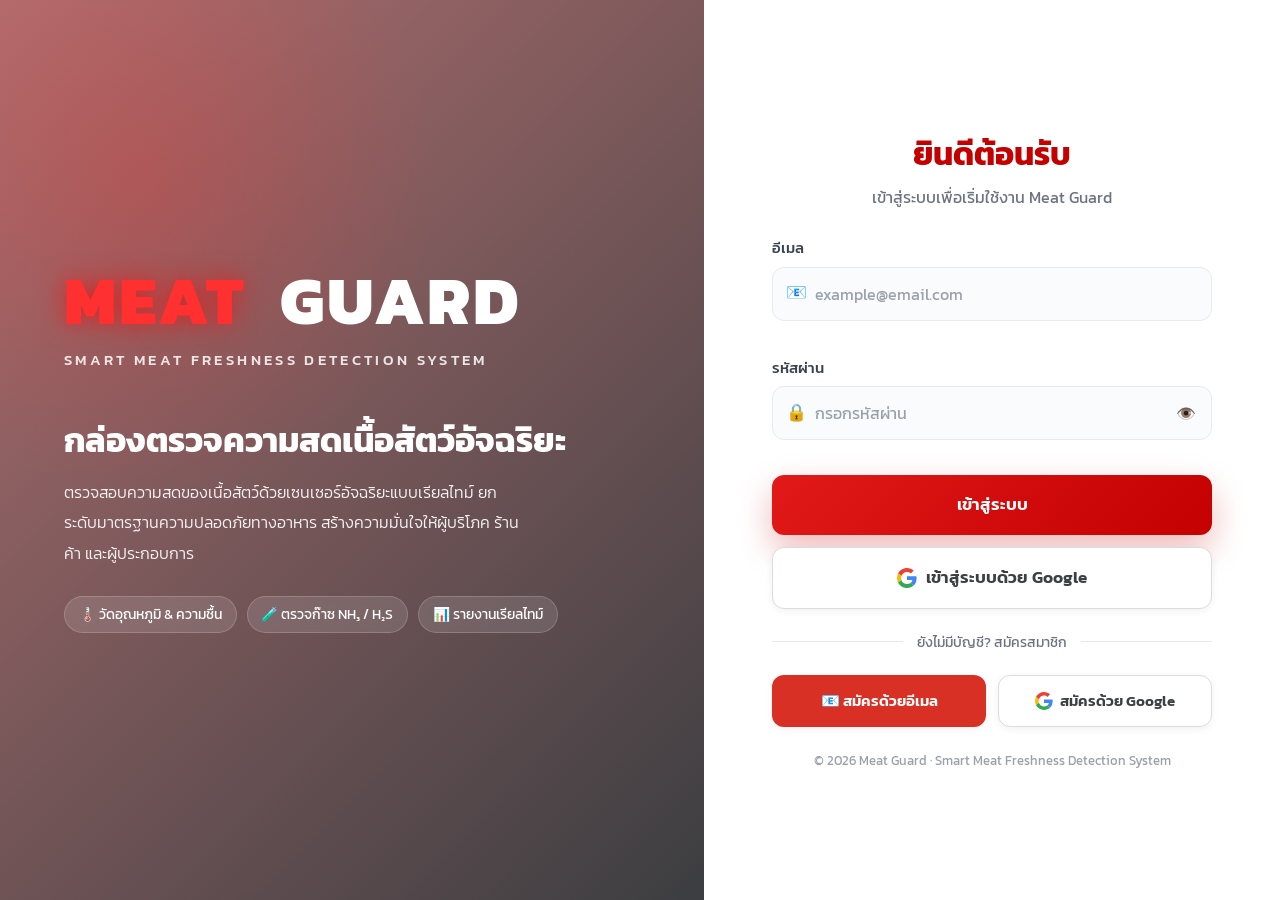
<file: index.html>
<!DOCTYPE html>
<html lang="th">
<head>
<meta charset="UTF-8">
<meta name="viewport" content="width=device-width, initial-scale=1.0, viewport-fit=cover">
<meta name="theme-color" content="#c40000">
<title>เข้าสู่ระบบ | MEAT GUARD</title>

<link rel="preconnect" href="https://fonts.googleapis.com">
<link rel="preconnect" href="https://fonts.gstatic.com" crossorigin>
<link href="https://fonts.googleapis.com/css2?family=Kanit:wght@300;400;500;600;700;800&display=swap" rel="stylesheet">
<link rel="stylesheet" href="assets/css/app.css">

<style>
.auth{display:grid;grid-template-columns:1.1fr .9fr;min-height:100vh;min-height:100dvh;}

/* hero side */
.hero{position:relative;color:#fff;display:flex;flex-direction:column;justify-content:center;
  padding:clamp(28px,5vw,72px);overflow:hidden;
  background:linear-gradient(135deg,rgba(120,0,0,.55),rgba(8,10,14,.78)),
    url('https://images.unsplash.com/photo-1544025162-d76694265947?auto=format&fit=crop&w=1600&q=80');
  background-size:cover;background-position:center;}
.hero::after{content:"";position:absolute;inset:0;
  background:radial-gradient(60% 50% at 20% 20%,rgba(255,40,40,.22),transparent 70%);}
.hero-inner{position:relative;z-index:1;max-width:560px;}
.hero .logo{display:flex;align-items:center;gap:.5em;font-size:clamp(2.2rem,6vw,4.2rem);
  font-weight:800;letter-spacing:.04em;line-height:1;}
.hero .logo .meat{color:#ff3030;text-shadow:0 0 26px rgba(255,0,0,.6);}
.hero .tag{margin-top:14px;letter-spacing:.22em;font-size:clamp(.7rem,1.6vw,.95rem);
  opacity:.85;font-weight:500;}
.hero h2{margin-top:clamp(26px,5vw,48px);font-size:clamp(1.4rem,3vw,2.1rem);font-weight:700;line-height:1.3;}
.hero p.lead{margin-top:14px;line-height:1.9;opacity:.92;font-weight:300;max-width:46ch;}
.hero .feats{margin-top:28px;display:flex;flex-wrap:wrap;gap:10px;}
.hero .feats span{display:inline-flex;align-items:center;gap:.5em;padding:.5em 1em;border-radius:99px;
  background:rgba(255,255,255,.12);backdrop-filter:blur(6px);border:1px solid rgba(255,255,255,.18);
  font-size:.86rem;}

/* form side */
.panel{background:var(--surface);display:flex;align-items:center;justify-content:center;
  padding:clamp(24px,4vw,48px);overflow-y:auto;}
.auth-card{width:100%;max-width:440px;}
.welcome{text-align:center;margin-bottom:26px;}
.welcome h2{color:var(--primary-600);font-size:clamp(1.5rem,4vw,2rem);font-weight:700;}
.welcome p{color:var(--muted);margin-top:6px;}

.reg-head{text-align:center;margin-bottom:14px;}
.reg-head h3{font-weight:600;}
.reg-head p{color:var(--muted);font-size:.9rem;}
.reg-grid{display:grid;grid-template-columns:1fr 1fr;gap:12px;}
.reg-btn{display:flex;align-items:center;justify-content:center;gap:.5em;color:#fff;
  padding:13px;border-radius:var(--radius-sm);font-weight:600;font-size:.95rem;
  transition:transform .18s var(--ease),box-shadow .25s var(--ease),filter .2s;box-shadow:var(--shadow-sm);}
.reg-btn:hover{transform:translateY(-3px);box-shadow:var(--shadow);filter:brightness(1.05);}
.reg-btn.email{background:#d93025;}
.reg-btn.google{background:#fff;color:#3c4043;border:1.5px solid #dadce0;}
.reg-btn.google:hover{background:#f8f9fa;}
.reg-btn svg{width:18px;height:18px;}

/* Google sign-in button */
.btn-google{background:#fff;color:#3c4043;border:1.5px solid #dadce0;box-shadow:var(--shadow-sm);margin-top:12px;}
.btn-google:hover{background:#f8f9fa;border-color:#cfd3d8;transform:translateY(-2px);box-shadow:var(--shadow);}
.btn-google svg{width:20px;height:20px;}
.foot{margin-top:24px;text-align:center;font-size:.8rem;color:#9aa1ab;}

@media(max-width:900px){
  .auth{grid-template-columns:1fr;}
  .hero{min-height:38vh;padding:clamp(26px,7vw,40px);}
  .hero .feats{display:none;}
  .panel{padding:26px 20px 40px;}
}
@media(max-width:420px){
  .reg-grid{grid-template-columns:1fr;}
}
</style>
</head>
<body data-loader-text="กำลังเตรียมระบบ…">

<div class="auth">

  <!-- HERO -->
  <section class="hero">
    <div class="hero-inner">
      <div class="logo reveal" data-d="1"><span class="meat">MEAT</span><span class="guard">GUARD</span></div>
      <div class="tag reveal" data-d="1">SMART MEAT FRESHNESS DETECTION SYSTEM</div>
      <h2 class="reveal" data-d="2">กล่องตรวจความสดเนื้อสัตว์อัจฉริยะ</h2>
      <p class="lead reveal" data-d="3">
        ตรวจสอบความสดของเนื้อสัตว์ด้วยเซนเซอร์อัจฉริยะแบบเรียลไทม์
        ยกระดับมาตรฐานความปลอดภัยทางอาหาร สร้างความมั่นใจให้ผู้บริโภค ร้านค้า และผู้ประกอบการ
      </p>
      <div class="feats reveal" data-d="4">
        <span>🌡️ วัดอุณหภูมิ &amp; ความชื้น</span>
        <span>🧪 ตรวจก๊าซ NH₃ / H₂S</span>
        <span>📊 รายงานเรียลไทม์</span>
      </div>
    </div>
  </section>

  <!-- FORM -->
  <section class="panel">
    <div class="auth-card reveal" data-d="2">

      <div class="welcome">
        <h2>ยินดีต้อนรับ</h2>
        <p>เข้าสู่ระบบเพื่อเริ่มใช้งาน Meat Guard</p>
      </div>

      <form id="loginForm" novalidate>
        <div class="field">
          <label for="email">อีเมล</label>
          <div class="control">
            <span class="ic">📧</span>
            <input class="input" type="email" id="email" placeholder="example@email.com" autocomplete="email" required>
          </div>
          <span class="field-error"></span>
        </div>

        <div class="field">
          <label for="password">รหัสผ่าน</label>
          <div class="control">
            <span class="ic">🔒</span>
            <input class="input" type="password" id="password" placeholder="กรอกรหัสผ่าน" autocomplete="current-password" required>
            <button type="button" class="toggle-pass" data-toggle-pass="password" aria-label="แสดงรหัสผ่าน">👁️</button>
          </div>
          <span class="field-error"></span>
        </div>

        <button type="submit" class="btn btn-primary btn-block btn-lg">เข้าสู่ระบบ</button>
      </form>

      <button type="button" id="googleBtn" class="btn btn-google btn-block btn-lg">
        <svg viewBox="0 0 48 48" aria-hidden="true">
          <path fill="#EA4335" d="M24 9.5c3.54 0 6.71 1.22 9.21 3.6l6.85-6.85C35.9 2.38 30.47 0 24 0 14.62 0 6.51 5.38 2.56 13.22l7.98 6.19C12.43 13.72 17.74 9.5 24 9.5z"/>
          <path fill="#4285F4" d="M46.98 24.55c0-1.57-.15-3.09-.38-4.55H24v9.02h12.94c-.58 2.96-2.26 5.48-4.78 7.18l7.73 6c4.51-4.18 7.09-10.36 7.09-17.65z"/>
          <path fill="#FBBC05" d="M10.53 28.59c-.48-1.45-.76-2.99-.76-4.59s.27-3.14.76-4.59l-7.98-6.19C.92 16.46 0 20.12 0 24c0 3.88.92 7.54 2.56 10.78l7.97-6.19z"/>
          <path fill="#34A853" d="M24 48c6.48 0 11.93-2.13 15.89-5.81l-7.73-6c-2.15 1.45-4.92 2.3-8.16 2.3-6.26 0-11.57-4.22-13.47-9.91l-7.98 6.19C6.51 42.62 14.62 48 24 48z"/>
        </svg>
        เข้าสู่ระบบด้วย Google
      </button>

      <div class="divider">ยังไม่มีบัญชี? สมัครสมาชิก</div>

      <div class="reg-grid">
        <a href="register-email.html" class="reg-btn email">📧 สมัครด้วยอีเมล</a>
        <a href="register-google.html" class="reg-btn google">
          <svg viewBox="0 0 48 48" aria-hidden="true">
            <path fill="#EA4335" d="M24 9.5c3.54 0 6.71 1.22 9.21 3.6l6.85-6.85C35.9 2.38 30.47 0 24 0 14.62 0 6.51 5.38 2.56 13.22l7.98 6.19C12.43 13.72 17.74 9.5 24 9.5z"/>
            <path fill="#4285F4" d="M46.98 24.55c0-1.57-.15-3.09-.38-4.55H24v9.02h12.94c-.58 2.96-2.26 5.48-4.78 7.18l7.73 6c4.51-4.18 7.09-10.36 7.09-17.65z"/>
            <path fill="#FBBC05" d="M10.53 28.59c-.48-1.45-.76-2.99-.76-4.59s.27-3.14.76-4.59l-7.98-6.19C.92 16.46 0 20.12 0 24c0 3.88.92 7.54 2.56 10.78l7.97-6.19z"/>
            <path fill="#34A853" d="M24 48c6.48 0 11.93-2.13 15.89-5.81l-7.73-6c-2.15 1.45-4.92 2.3-8.16 2.3-6.26 0-11.57-4.22-13.47-9.91l-7.98 6.19C6.51 42.62 14.62 48 24 48z"/>
          </svg>
          สมัครด้วย Google
        </a>
      </div>

      <div class="foot">© 2026 Meat Guard · Smart Meat Freshness Detection System</div>
    </div>
  </section>

</div>

<script src="assets/js/app.js"></script>
<script>
const MG = window.MeatGuard;

// if a guarded page bounced us here, explain why
if (sessionStorage.getItem("mg_redirect_msg")) {
  sessionStorage.removeItem("mg_redirect_msg");
  window.addEventListener("load", () => MG.toast("กรุณาเข้าสู่ระบบก่อนใช้งาน", "warn"));
}

document.getElementById("loginForm").addEventListener("submit", function (e) {
  e.preventDefault();
  const emailEl = document.getElementById("email");
  const passEl  = document.getElementById("password");
  const email = emailEl.value.trim();
  const pass  = passEl.value;
  let ok = true;

  if (!MG.isEmail(email)) { MG.setError(emailEl, "กรุณากรอกอีเมลให้ถูกต้อง เช่น example@gmail.com"); ok = false; }
  else MG.setError(emailEl, "");

  if (pass.length < 1) { MG.setError(passEl, "กรุณากรอกรหัสผ่าน"); ok = false; }
  else MG.setError(passEl, "");

  if (!ok) return;

  // demo auth — accept any valid credentials
  MG.Auth.set({ email, name: email.split("@")[0], method: "email", at: Date.now() });
  MG.toast("เข้าสู่ระบบสำเร็จ", "ok");
  MG.go("category.html", "กำลังเข้าสู่ระบบ…");
});

// Google sign-in → Google account page
document.getElementById("googleBtn").addEventListener("click", function () {
  MG.go("register-google.html", "กำลังเชื่อมต่อ Google…");
});
</script>
</body>
</html>
</file>
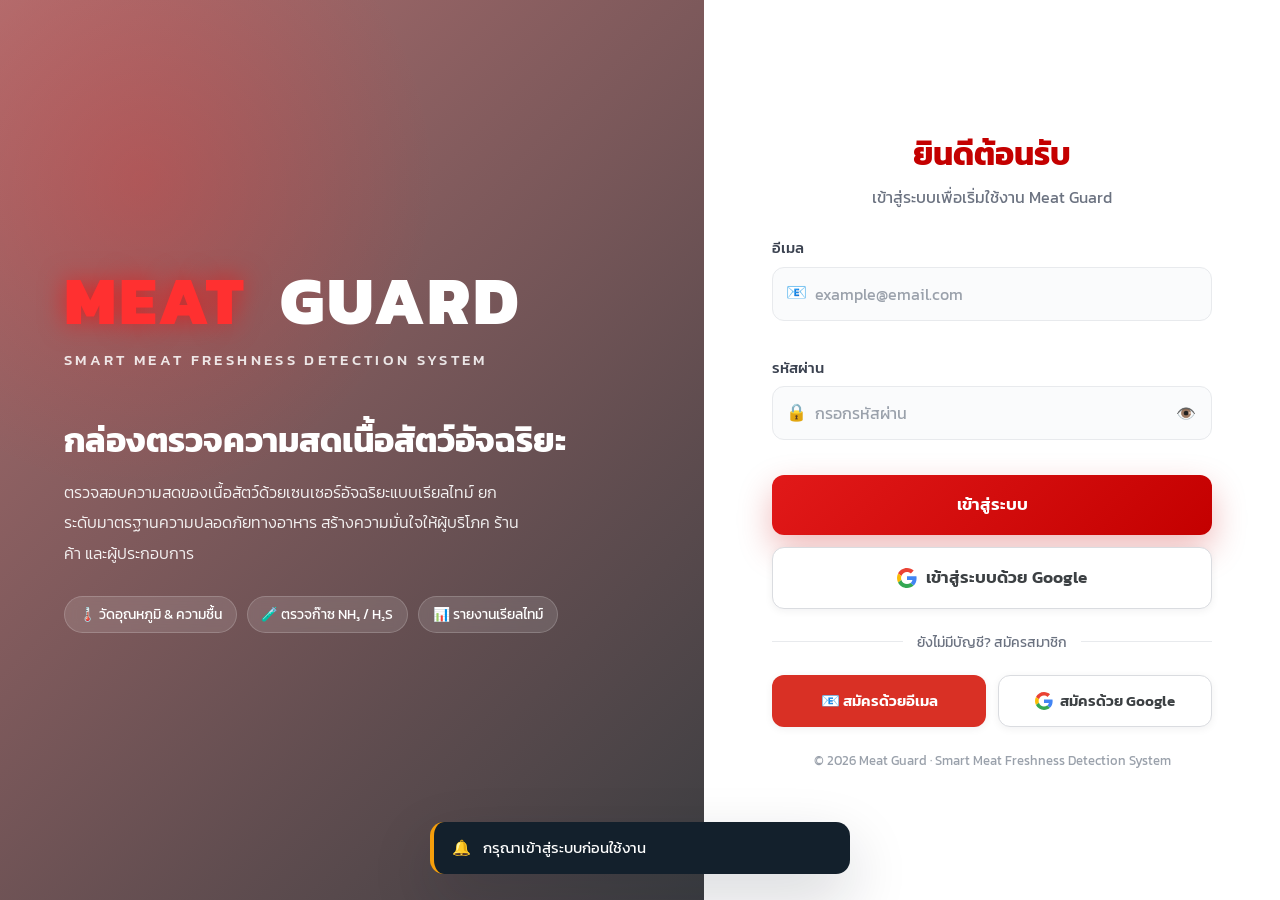
<file: category.html>
<!DOCTYPE html>
<html lang="th">
<head>
<meta charset="UTF-8">
<meta name="viewport" content="width=device-width, initial-scale=1.0, viewport-fit=cover">
<meta name="theme-color" content="#c40000">
<title>หมวดหมู่การใช้งาน | MEAT GUARD</title>
<link href="https://fonts.googleapis.com/css2?family=Kanit:wght@300;400;500;600;700;800&display=swap" rel="stylesheet">
<link rel="stylesheet" href="assets/css/app.css">
<style>
body.hub{background:
  linear-gradient(rgba(10,12,16,.74),rgba(10,12,16,.86)),
  url('https://images.unsplash.com/photo-1544025162-d76694265947?auto=format&fit=crop&w=1600&q=80');
  background-size:cover;background-position:center;background-attachment:fixed;color:#fff;}
@media(max-width:768px){body.hub{background-attachment:scroll;}}

.topbar{display:flex;align-items:center;justify-content:space-between;gap:14px;
  padding:clamp(16px,3vw,24px) clamp(16px,4vw,32px);position:sticky;top:0;z-index:30;
  background:rgba(10,12,16,.55);backdrop-filter:blur(10px);border-bottom:1px solid rgba(255,255,255,.08);}
.topbar .logo{display:flex;align-items:center;gap:.4em;font-size:clamp(1.3rem,4vw,1.7rem);font-weight:800;letter-spacing:.03em;}
.topbar .logo .meat{color:#ff3030;}
.topbar .right{display:flex;align-items:center;gap:12px;}
.user-chip{display:flex;align-items:center;gap:9px;padding:7px 12px 7px 7px;border-radius:99px;
  background:rgba(255,255,255,.1);border:1px solid rgba(255,255,255,.16);font-size:.9rem;max-width:46vw;}
.user-chip .av{width:30px;height:30px;border-radius:50%;display:grid;place-items:center;flex:0 0 auto;
  background:linear-gradient(135deg,var(--primary),var(--primary-600));font-weight:700;font-size:.85rem;}
.user-chip b{overflow:hidden;text-overflow:ellipsis;white-space:nowrap;}
.logout{padding:8px 14px;border-radius:99px;background:rgba(255,255,255,.1);border:1px solid rgba(255,255,255,.16);
  font-weight:600;font-size:.88rem;transition:.2s;white-space:nowrap;}
@media(max-width:440px){
  .topbar{padding:12px 14px;}
  .topbar .logo{font-size:1.15rem;}
  .user-chip b{display:none;}
  .user-chip{padding:5px;}
}
.logout:hover{background:var(--primary-600);border-color:var(--primary-600);}

.hub-head{text-align:center;padding:clamp(30px,6vw,56px) 16px clamp(10px,2vw,18px);}
.hub-head .kicker{display:inline-flex;align-items:center;gap:.5em;padding:.45em 1.1em;border-radius:99px;
  background:rgba(255,48,48,.16);border:1px solid rgba(255,80,80,.35);color:#ffcaca;font-size:.85rem;font-weight:600;}
.hub-head h1{margin-top:14px;font-size:clamp(1.8rem,6vw,3rem);font-weight:800;}
.hub-head p{margin-top:8px;opacity:.85;font-size:clamp(.95rem,2.5vw,1.1rem);}

.menu-grid{display:grid;grid-template-columns:repeat(3,1fr);gap:18px;
  max-width:1120px;margin:24px auto clamp(48px,8vw,80px);padding-inline:clamp(16px,4vw,32px);}
@media(max-width:960px){.menu-grid{grid-template-columns:repeat(2,1fr);}}
@media(max-width:600px){.menu-grid{grid-template-columns:1fr;}}

.menu-item{position:relative;display:flex;flex-direction:column;gap:6px;
  background:rgba(255,255,255,.97);color:var(--ink);border-radius:var(--radius-lg);
  padding:24px 22px;min-height:160px;overflow:hidden;
  border:1px solid rgba(255,255,255,.5);box-shadow:var(--shadow);
  transition:transform .25s var(--ease),box-shadow .25s var(--ease);}
.menu-item::before{content:"";position:absolute;left:0;top:0;bottom:0;width:6px;background:var(--accent,var(--primary));}
.menu-item:hover{transform:translateY(-6px);box-shadow:var(--shadow-lg);}
.menu-item .emoji{font-size:2.2rem;}
.menu-item h3{font-size:1.18rem;font-weight:700;color:var(--primary-700);}
.menu-item p{font-size:.92rem;color:var(--muted);line-height:1.5;}
.menu-item .go{margin-top:auto;align-self:flex-start;display:inline-flex;align-items:center;gap:.4em;
  font-weight:600;color:var(--primary-600);font-size:.92rem;}
.menu-item:hover .go{gap:.7em;}
.menu-item.primary{background:linear-gradient(135deg,var(--primary),var(--primary-700));color:#fff;}
.menu-item.primary h3{color:#fff;}
.menu-item.primary p{color:rgba(255,255,255,.9);}
.menu-item.primary .go{color:#fff;}
.menu-item.primary::before{background:rgba(255,255,255,.7);}
</style>
</head>
<body class="hub" data-loader-text="กำลังโหลดหมวดหมู่การใช้งาน…">

<header class="topbar reveal" data-d="1">
  <div class="logo"><span class="meat">MEAT</span><span class="guard">GUARD</span></div>
  <div class="right">
    <div class="user-chip"><span class="av" id="avatar">U</span><b data-user-name>ผู้ใช้งาน</b></div>
    <a href="#" class="logout" data-logout>ออกจากระบบ</a>
  </div>
</header>

<div class="hub-head reveal" data-d="2">
  <span class="kicker">● ระบบพร้อมใช้งาน</span>
  <h1>หมวดหมู่การใช้งาน</h1>
  <p>เลือกฟังก์ชันที่ต้องการเพื่อเริ่มต้นใช้งาน Meat Guard</p>
</div>

<main class="menu-grid">
  <a href="result.html" class="menu-item primary reveal" data-d="2" style="--accent:#fff;">
    <div class="emoji">🥩</div>
    <h3>เริ่มตรวจความสด</h3>
    <p>ตรวจวัดความสดของเนื้อสัตว์แบบเรียลไทม์ด้วยเซนเซอร์</p>
    <span class="go">เริ่มตรวจเลย →</span>
  </a>

  <a href="recommend.html" class="menu-item reveal" data-d="3" style="--accent:#16a34a;">
    <div class="emoji">🍽️</div>
    <h3>คำแนะนำการบริโภค</h3>
    <p>คำแนะนำการบริโภคและเก็บรักษาตามผลตรวจ</p>
    <span class="go">ดูคำแนะนำ →</span>
  </a>

  <a href="storage.html" class="menu-item reveal" data-d="3" style="--accent:#0ea5e9;">
    <div class="emoji">❄️</div>
    <h3>การเก็บรักษาเนื้อสัตว์</h3>
    <p>ความรู้การเก็บรักษาในตู้เย็นและช่องแช่แข็ง</p>
    <span class="go">เรียนรู้ →</span>
  </a>

  <a href="innovation.html" class="menu-item reveal" data-d="4" style="--accent:#8b5cf6;">
    <div class="emoji">⚙️</div>
    <h3>หลักการทำงาน</h3>
    <p>หลักการทำงานของนวัตกรรมและเซนเซอร์</p>
    <span class="go">ดูรายละเอียด →</span>
  </a>

  <a href="foodsafety.html" class="menu-item reveal" data-d="4" style="--accent:#f59e0b;">
    <div class="emoji">🛡️</div>
    <h3>ความปลอดภัยอาหาร</h3>
    <p>ประโยชน์และความปลอดภัยด้านอาหาร</p>
    <span class="go">อ่านต่อ →</span>
  </a>

  <a href="didyouknow.html" class="menu-item reveal" data-d="5" style="--accent:#ec4899;">
    <div class="emoji">💡</div>
    <h3>Did You Know</h3>
    <p>เกร็ดความรู้น่าสนใจเกี่ยวกับความสดของเนื้อสัตว์</p>
    <span class="go">เปิดอ่าน →</span>
  </a>
</main>

<script src="assets/js/app.js"></script>
<script>
const MG = window.MeatGuard;
if (MG.guard()) {
  const u = MG.Auth.get();
  const initial = (u?.name || u?.email || "U").trim().charAt(0).toUpperCase();
  document.getElementById("avatar").textContent = initial || "U";
  // intercept menu clicks to show the route loader
  document.querySelectorAll(".menu-item").forEach((a) => {
    a.addEventListener("click", (e) => { e.preventDefault(); MG.go(a.getAttribute("href")); });
  });
}
</script>
</body>
</html>
</file>
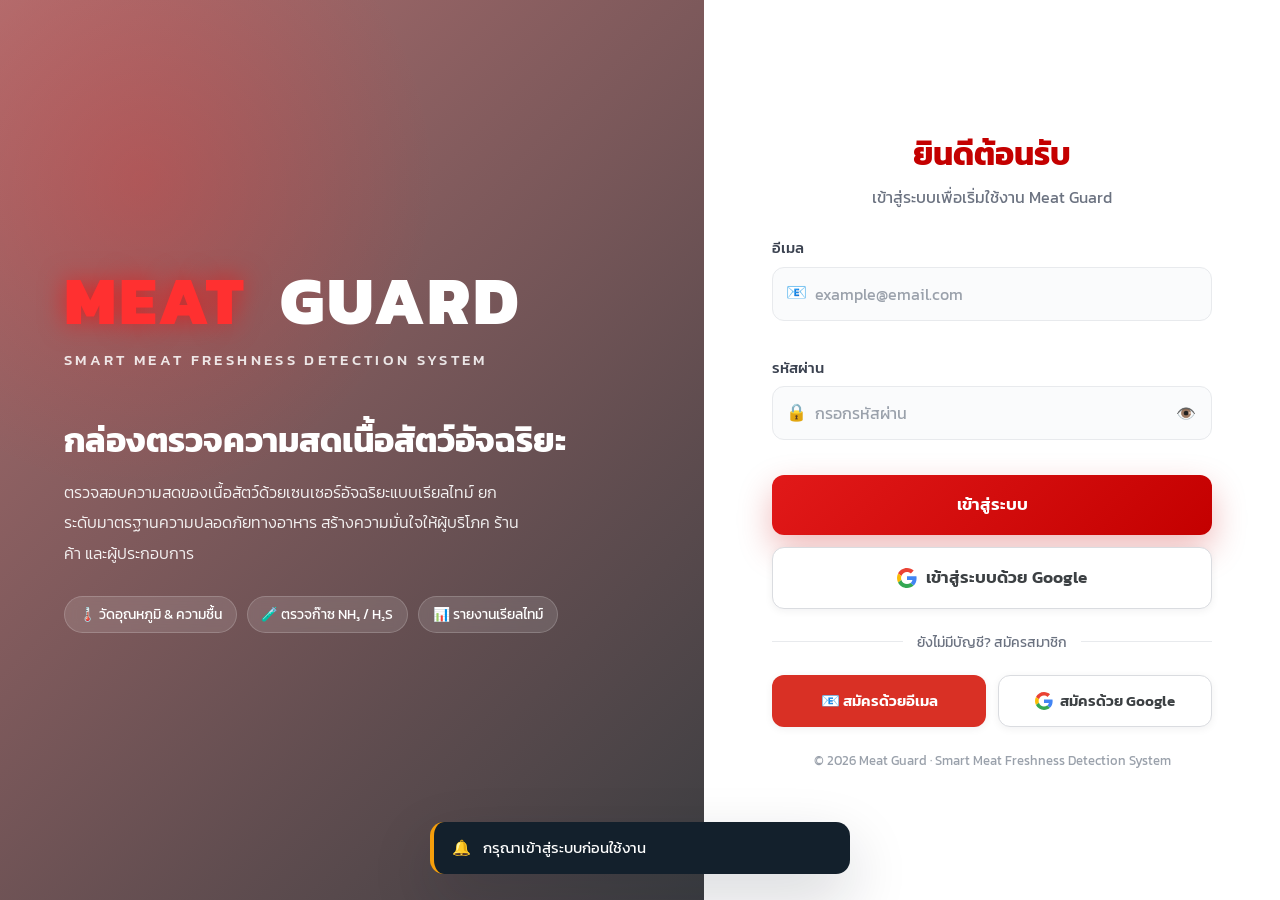
<file: didyouknow.html>
<!DOCTYPE html>
<html lang="th">
<head>
<meta charset="UTF-8">
<meta name="viewport" content="width=device-width, initial-scale=1.0, viewport-fit=cover">
<meta name="theme-color" content="#c40000">
<title>Did You Know | MEAT GUARD</title>
<link href="https://fonts.googleapis.com/css2?family=Kanit:wght@300;400;500;600;700;800&display=swap" rel="stylesheet">
<link rel="stylesheet" href="assets/css/app.css">
<style>
body.dyk{background:linear-gradient(135deg,#fff,#ffe9e9 60%,#ffdede);}
.dyk-head{text-align:center;padding:clamp(64px,9vw,72px) 16px 6px;}
.dyk-head h1{font-size:clamp(1.9rem,6vw,3rem);font-weight:800;color:var(--primary-700);}
.dyk-head p{color:var(--ink-soft);margin-top:8px;font-size:clamp(.92rem,2.4vw,1.05rem);}
.dyk-head .tip{display:inline-flex;align-items:center;gap:.5em;margin-top:14px;font-size:.85rem;color:var(--muted);
  background:#fff;padding:.5em 1.1em;border-radius:99px;box-shadow:var(--shadow-sm);}
.dyk-grid{max-width:1100px;margin:26px auto;padding:0 clamp(16px,4vw,28px) clamp(48px,8vw,80px);
  display:grid;grid-template-columns:repeat(3,1fr);gap:20px;}
@media(max-width:900px){.dyk-grid{grid-template-columns:1fr 1fr;}}
@media(max-width:620px){.dyk-grid{grid-template-columns:1fr;}}
.dyk-card{background:#fff;border:2px solid #ffd6d6;border-radius:var(--radius-lg);padding:24px;cursor:pointer;
  box-shadow:0 10px 26px rgba(180,0,0,.1);transition:transform .25s var(--ease),box-shadow .25s var(--ease),border-color .25s;}
.dyk-card:hover{transform:translateY(-6px);box-shadow:0 16px 36px rgba(180,0,0,.18);border-color:#ff9a9a;}
.dyk-card.active{border-color:var(--primary);box-shadow:0 16px 40px rgba(196,0,0,.22);}
.dyk-card .ic{font-size:2.4rem;}
.dyk-card h2{color:var(--primary-600);font-size:1.2rem;font-weight:700;margin:10px 0;display:flex;align-items:center;justify-content:space-between;gap:8px;}
.dyk-card h2 .caret{font-size:1rem;color:var(--muted);transition:transform .3s var(--ease);}
.dyk-card.active h2 .caret{transform:rotate(180deg);color:var(--primary);}
.dyk-card .content{display:grid;grid-template-rows:0fr;transition:grid-template-rows .35s var(--ease);}
.dyk-card.active .content{grid-template-rows:1fr;}
.dyk-card .content > div{overflow:hidden;color:var(--ink-soft);font-size:.98rem;line-height:1.8;}
.dyk-card.active .content > div{padding-top:6px;}
</style>
</head>
<body class="dyk" data-loader-text="กำลังโหลดเกร็ดความรู้…">

<a href="category.html" class="back-chip">← หมวดหมู่</a>

<div class="dyk-head reveal" data-d="1">
  <h1>📌 Did You Know</h1>
  <p>MEAT GUARD · ศูนย์ความรู้การตรวจสอบความสดของเนื้อสัตว์</p>
  <div class="tip">👆 แตะที่การ์ดเพื่อดูรายละเอียด</div>
</div>

<div class="dyk-grid">
  <div class="dyk-card reveal" data-d="2"><div class="ic">🥩</div>
    <h2>การตรวจความสดช่วยอะไร? <span class="caret">▾</span></h2>
    <div class="content"><div>ช่วยให้ทราบคุณภาพเนื้อสัตว์ก่อนนำไปประกอบอาหาร ลดความเสี่ยงจากเนื้อที่เสื่อมสภาพ และเพิ่มความมั่นใจในการบริโภค</div></div>
  </div>
  <div class="dyk-card reveal" data-d="2"><div class="ic">🦠</div>
    <h2>ลดความเสี่ยงอาหารเป็นพิษ <span class="caret">▾</span></h2>
    <div class="content"><div>ลดโอกาสได้รับเชื้อจุลินทรีย์ที่เป็นอันตราย ซึ่งบางชนิดมองไม่เห็นด้วยตาเปล่าและอาจส่งผลต่อสุขภาพ</div></div>
  </div>
  <div class="dyk-card reveal" data-d="3"><div class="ic">🧪</div>
    <h2>ตรวจการเปลี่ยนแปลงของเนื้อ <span class="caret">▾</span></h2>
    <div class="content"><div>เมื่อเนื้อเริ่มเสื่อมคุณภาพจะเกิดการเปลี่ยนแปลงทางเคมีและสารระเหยบางชนิด ซึ่งใช้วิเคราะห์ระดับความสดได้</div></div>
  </div>
  <div class="dyk-card reveal" data-d="3"><div class="ic">❄️</div>
    <h2>ช่วยการเก็บรักษา <span class="caret">▾</span></h2>
    <div class="content"><div>ช่วยให้รู้ว่าเนื้อสัตว์ควรเก็บในตู้เย็น แช่แข็ง หรือควรนำไปประกอบอาหารทันที</div></div>
  </div>
  <div class="dyk-card reveal" data-d="4"><div class="ic">💰</div>
    <h2>ลดการสูญเสียอาหาร <span class="caret">▾</span></h2>
    <div class="content"><div>ลดการทิ้งเนื้อสัตว์โดยไม่จำเป็น ใช้วัตถุดิบได้คุ้มค่า และลดค่าใช้จ่ายในชีวิตประจำวัน</div></div>
  </div>
  <div class="dyk-card reveal" data-d="4"><div class="ic">🛡️</div>
    <h2>เพิ่มความปลอดภัยอาหาร <span class="caret">▾</span></h2>
    <div class="content"><div>ช่วยให้ผู้บริโภคเลือกอาหารได้อย่างมั่นใจ ลดความเสี่ยงจากเนื้อสัตว์ที่ไม่ปลอดภัย และส่งเสริมการบริโภคที่ดีขึ้น</div></div>
  </div>
</div>

<a href="category.html" class="fab-back" id="fab">←</a>

<script src="assets/js/app.js"></script>
<script>
const MG=window.MeatGuard;MG.guard();
const cards=document.querySelectorAll(".dyk-card");
cards.forEach((card)=>card.addEventListener("click",()=>{
  cards.forEach((c)=>{if(c!==card)c.classList.remove("active");});
  card.classList.toggle("active");
}));
document.getElementById("fab").addEventListener("click",(e)=>{e.preventDefault();MG.go("category.html");});
document.querySelector(".back-chip").addEventListener("click",(e)=>{e.preventDefault();MG.go("category.html");});
</script>
</body>
</html>
</file>
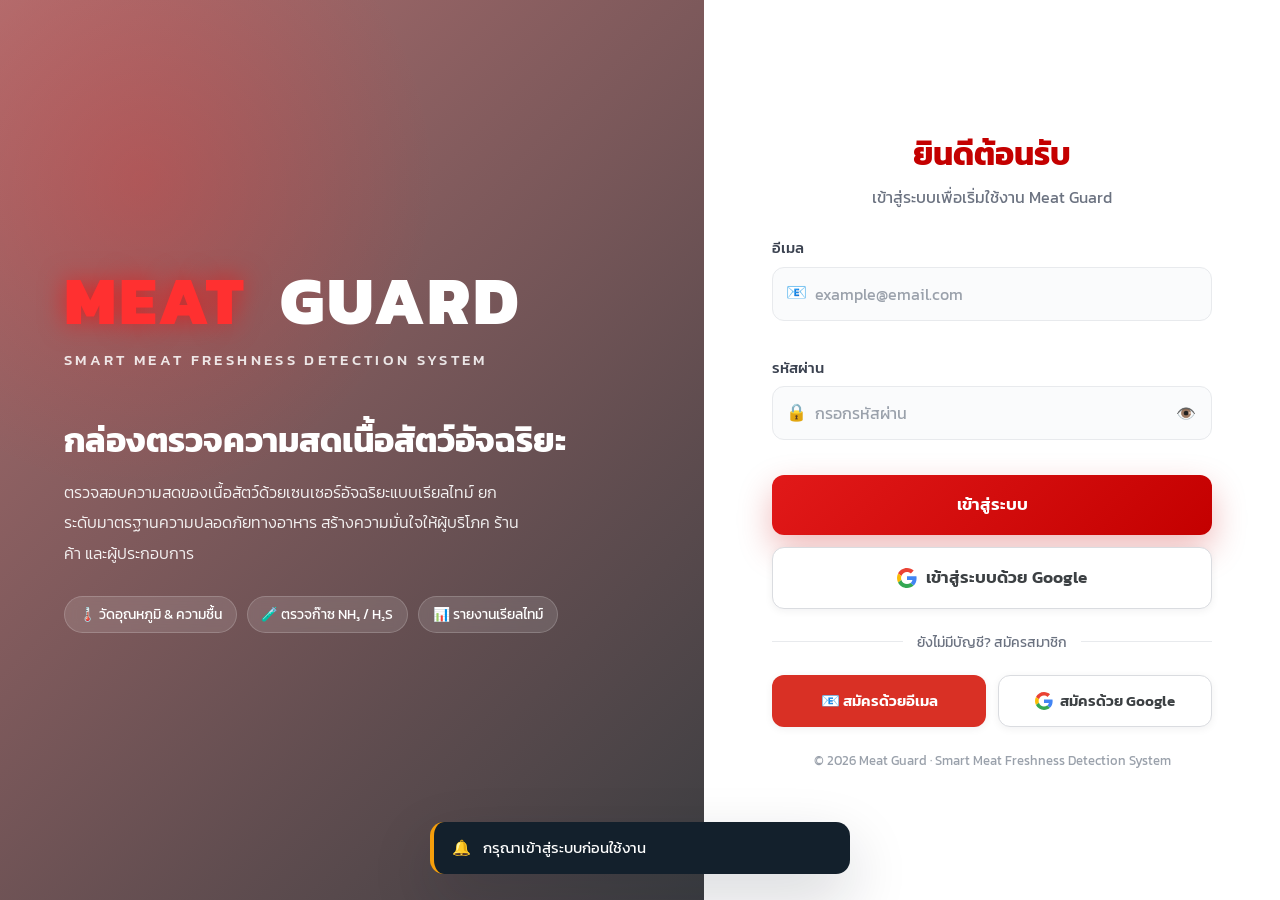
<file: foodsafety.html>
<!DOCTYPE html>
<html lang="th">
<head>
<meta charset="UTF-8">
<meta name="viewport" content="width=device-width, initial-scale=1.0, viewport-fit=cover">
<meta name="theme-color" content="#c40000">
<title>ความปลอดภัยด้านอาหาร | MEAT GUARD</title>
<link href="https://fonts.googleapis.com/css2?family=Kanit:wght@300;400;500;600;700;800&display=swap" rel="stylesheet">
<link rel="stylesheet" href="assets/css/app.css">
<style>
body.fs{--photo:url('https://images.unsplash.com/photo-1604908177522-0407f8e9a0f3?auto=format&fit=crop&w=1600&q=80');}
.fs-grid{max-width:980px;margin:auto;display:grid;grid-template-columns:1fr 1fr;gap:18px;
  padding:0 clamp(16px,4vw,28px) clamp(40px,8vw,80px);}
@media(max-width:760px){.fs-grid{grid-template-columns:1fr;}}
.fs-card{background:rgba(255,255,255,.98);border-radius:var(--radius-lg);padding:clamp(20px,3.5vw,28px);
  box-shadow:var(--shadow-lg);transition:transform .25s var(--ease);}
.fs-card:hover{transform:translateY(-5px);}
.fs-card h2{color:var(--primary-600);font-size:clamp(1.15rem,2.5vw,1.4rem);margin-bottom:12px;display:flex;gap:.5em;align-items:flex-start;}
.fs-card p{color:var(--ink-soft);line-height:1.85;font-size:.98rem;}
.fs-card ul{margin-top:12px;list-style:none;display:flex;flex-direction:column;gap:8px;}
.fs-card li{display:flex;gap:9px;color:var(--ink-soft);font-size:.96rem;line-height:1.5;}
.fs-card li::before{content:"✓";color:var(--success);font-weight:700;flex:0 0 auto;}
.highlight{margin-top:14px;background:var(--primary-050);border-left:5px solid var(--primary);
  padding:13px 15px;border-radius:0 12px 12px 0;font-weight:500;color:var(--primary-700);font-size:.95rem;}
</style>
</head>
<body class="fs photo-bg" data-loader-text="กำลังโหลดข้อมูล…">

<a href="category.html" class="back-chip">← หมวดหมู่</a>

<div class="page-head reveal" data-d="1">
  <h1>🛡️ ความปลอดภัยด้านอาหาร</h1>
  <p>ประโยชน์และความสำคัญของการจัดการอาหารอย่างปลอดภัย</p>
</div>

<div class="fs-grid">

  <article class="fs-card reveal" data-d="2">
    <h2>🥩 ความสำคัญของความปลอดภัยอาหาร</h2>
    <p>การควบคุมคุณภาพอาหารตั้งแต่การผลิต การเก็บรักษา การขนส่ง จนถึงการบริโภค เพื่อป้องกันอันตรายจากเชื้อจุลินทรีย์ สารเคมี หรือการปนเปื้อน</p>
    <ul>
      <li>ลดความเสี่ยงจากโรคอาหารเป็นพิษ</li>
      <li>ลดการปนเปื้อนของเชื้อ เช่น Salmonella และ E. coli</li>
      <li>เพิ่มความมั่นใจในการบริโภคอาหาร</li>
      <li>ยกระดับมาตรฐานอุตสาหกรรมอาหาร</li>
    </ul>
  </article>

  <article class="fs-card reveal" data-d="3">
    <h2>❄️ ความสำคัญของการเก็บรักษา</h2>
    <p>เนื้อสัตว์เสื่อมสภาพได้เร็ว หากไม่ได้รับการเก็บรักษาที่เหมาะสม เชื้อจุลินทรีย์จะเจริญเติบโตอย่างรวดเร็ว</p>
    <ul>
      <li>เก็บที่ 0–4°C เพื่อชะลอการเจริญเติบโตของเชื้อ</li>
      <li>การแช่แข็งช่วยหยุดการทำงานของจุลินทรีย์บางชนิด</li>
      <li>ปิดภาชนะเพื่อลดการปนเปื้อนจากอากาศ</li>
      <li>แยกอาหารดิบและอาหารสุกลดการปนเปื้อนข้าม</li>
    </ul>
    <div class="highlight">⚠️ แม้อาหารจะดูปกติ แต่เชื้อโรคอาจเพิ่มจำนวนจนถึงระดับอันตรายโดยไม่เห็นด้วยตา</div>
  </article>

  <article class="fs-card reveal" data-d="4">
    <h2>🧠 ประโยชน์ต่อสุขภาพและสังคม</h2>
    <p>การจัดการอาหารอย่างปลอดภัยส่งผลต่อผู้บริโภค ระบบสาธารณสุข และเศรษฐกิจโดยรวม</p>
    <ul>
      <li>ลดค่าใช้จ่ายด้านการรักษาโรคจากอาหาร</li>
      <li>ลดการสูญเสียอาหารจากการเน่าเสีย</li>
      <li>เพิ่มความมั่นคงทางอาหารในระยะยาว</li>
      <li>สนับสนุนการผลิตอาหารที่มีคุณภาพ</li>
    </ul>
  </article>

  <article class="fs-card reveal" data-d="5">
    <h2>⚠️ ความเสี่ยงจากการจัดการที่ไม่ถูกต้อง</h2>
    <p>การเก็บรักษาหรือปรุงอาหารที่ไม่เหมาะสม ทำให้เกิดการสะสมของเชื้อโรคซึ่งอาจนำไปสู่โรคที่รุนแรงได้</p>
    <ul>
      <li>อาหารเป็นพิษเฉียบพลัน</li>
      <li>การติดเชื้อในระบบทางเดินอาหาร</li>
      <li>ภาวะท้องเสียและขาดน้ำ</li>
      <li>ความเสี่ยงต่อกลุ่มเด็กและผู้สูงอายุ</li>
    </ul>
    <div class="highlight">🚨 อาหารบางชนิดอาจดูปกติทั้งสี กลิ่น และรส แต่ยังมีเชื้อโรคอันตรายแฝงอยู่</div>
  </article>

</div>

<a href="category.html" class="fab-back" id="fab">←</a>

<script src="assets/js/app.js"></script>
<script>
const MG=window.MeatGuard;MG.guard();
document.getElementById("fab").addEventListener("click",(e)=>{e.preventDefault();MG.go("category.html");});
document.querySelector(".back-chip").addEventListener("click",(e)=>{e.preventDefault();MG.go("category.html");});
</script>
</body>
</html>
</file>
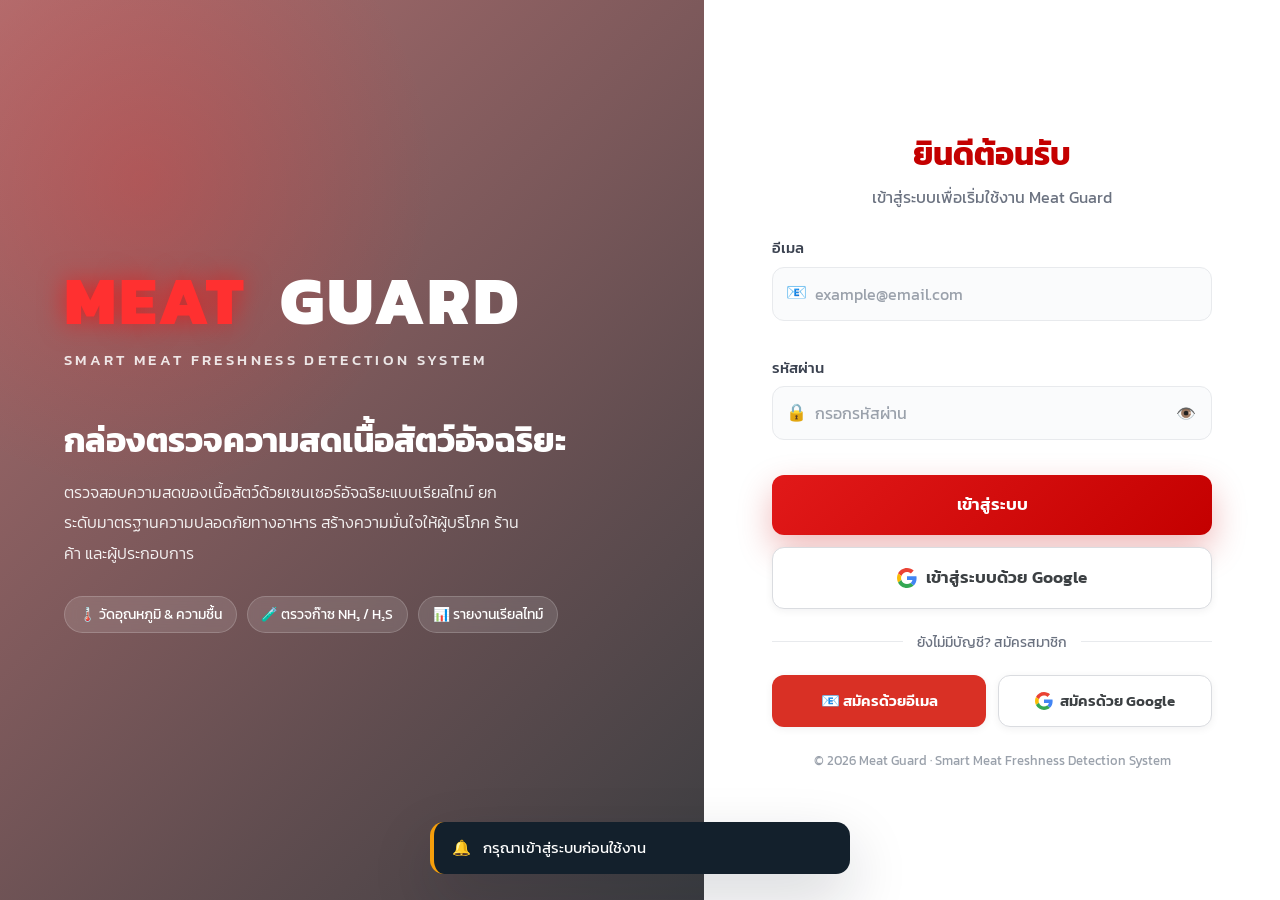
<file: innovation.html>
<!DOCTYPE html>
<html lang="th">
<head>
<meta charset="UTF-8">
<meta name="viewport" content="width=device-width, initial-scale=1.0, viewport-fit=cover">
<meta name="theme-color" content="#c40000">
<title>หลักการทำงานของนวัตกรรม | MEAT GUARD</title>
<link href="https://fonts.googleapis.com/css2?family=Kanit:wght@300;400;500;600;700;800&display=swap" rel="stylesheet">
<link rel="stylesheet" href="assets/css/app.css">
<style>
body.kb{--photo:url('https://images.unsplash.com/photo-1607623814075-e51df1bdc82f?auto=format&fit=crop&w=1600&q=80');}
.kb-grid{max-width:1200px;margin:auto;display:grid;grid-template-columns:repeat(3,1fr);gap:22px;
  padding:0 clamp(16px,4vw,28px) clamp(40px,8vw,80px);}
@media(max-width:980px){.kb-grid{grid-template-columns:1fr;max-width:640px;}}
.kb-card{background:rgba(255,255,255,.98);border-radius:var(--radius-lg);padding:clamp(22px,3vw,30px);
  box-shadow:var(--shadow-lg);display:flex;flex-direction:column;transition:transform .25s var(--ease);}
.kb-card:hover{transform:translateY(-6px);}
.kb-card .top{text-align:center;margin-bottom:6px;}
.kb-card .top .ic{font-size:2.6rem;}
.kb-card .top h2{font-size:clamp(1.2rem,2.5vw,1.5rem);margin-top:8px;}
.kb-sec{margin-top:16px;}
.kb-sec h4{color:var(--primary-600);font-size:1.02rem;font-weight:700;margin-bottom:10px;
  padding-bottom:6px;border-bottom:2px solid var(--primary-100);}
.kb-sec ul{list-style:none;display:flex;flex-direction:column;gap:10px;}
.kb-sec li{display:flex;gap:10px;color:var(--ink-soft);font-size:.96rem;line-height:1.55;}
.kb-sec li .e{flex:0 0 auto;}
</style>
</head>
<body class="kb photo-bg" data-loader-text="กำลังโหลดหลักการทำงาน…">

<a href="category.html" class="back-chip">← หมวดหมู่</a>

<div class="page-head reveal" data-d="1">
  <h1>⚙️ หลักการทำงานของนวัตกรรม</h1>
  <p>เบื้องหลังการทำงานของระบบ MEAT GUARD</p>
</div>

<div class="kb-grid">

  <article class="kb-card reveal" data-d="2">
    <div class="top"><div class="ic">🔬</div><h2>หลักการตรวจวัด</h2></div>
    <div class="kb-sec"><h4>ระบบเซนเซอร์ตรวจจับ</h4><ul>
      <li><span class="e">📡</span>ตรวจจับก๊าซจากการเสื่อมสภาพ เช่น แอมโมเนียและสารระเหยอินทรีย์</li>
      <li><span class="e">🧪</span>วัดการเปลี่ยนแปลงของค่าความสดแบบเรียลไทม์</li>
      <li><span class="e">⚡</span>ส่งข้อมูลเข้าสู่ไมโครคอนโทรลเลอร์เพื่อประมวลผล</li>
      <li><span class="e">📊</span>วิเคราะห์ระดับความสดอย่างต่อเนื่อง</li>
    </ul></div>
    <div class="kb-sec"><h4>การประมวลผลข้อมูล</h4><ul>
      <li><span class="e">🧠</span>เปรียบเทียบค่าก๊าซกับฐานข้อมูลมาตรฐาน</li>
      <li><span class="e">📈</span>ประเมินแนวโน้มการเสื่อมสภาพ</li>
      <li><span class="e">⏱️</span>คำนวณระดับความสดแบบเป็นช่วงเวลา</li>
      <li><span class="e">🎯</span>ลดความผิดพลาดจากการประเมินด้วยสายตา</li>
    </ul></div>
  </article>

  <article class="kb-card reveal" data-d="3">
    <div class="top"><div class="ic">📱</div><h2>การแสดงผล &amp; แจ้งเตือน</h2></div>
    <div class="kb-sec"><h4>การแสดงผลสถานะ</h4><ul>
      <li><span class="e">🟢</span>สีเขียว = สดใหม่ ปลอดภัยต่อการบริโภค</li>
      <li><span class="e">🟡</span>สีเหลือง = เริ่มเสื่อมสภาพ ควรรีบใช้งาน</li>
      <li><span class="e">🔴</span>สีแดง = เน่าเสีย ไม่ปลอดภัย</li>
      <li><span class="e">📊</span>แสดงผลผ่านหน้าจอหรือแอปพลิเคชัน</li>
    </ul></div>
    <div class="kb-sec"><h4>ระบบแจ้งเตือน</h4><ul>
      <li><span class="e">🔔</span>แจ้งเตือนเมื่อค่าเริ่มเข้าสู่ระดับเสี่ยง</li>
      <li><span class="e">📲</span>ส่งข้อมูลไปยังผู้ใช้งานแบบเรียลไทม์</li>
      <li><span class="e">⏰</span>แจ้งระยะเวลาการเก็บรักษาที่เหมาะสม</li>
      <li><span class="e">🚨</span>เตือนเมื่อพบเนื้อสัตว์ที่ไม่ปลอดภัย</li>
    </ul></div>
  </article>

  <article class="kb-card reveal" data-d="4">
    <div class="top"><div class="ic">🛡️</div><h2>ความปลอดภัย &amp; ประโยชน์</h2></div>
    <div class="kb-sec"><h4>ความแม่นยำของระบบ</h4><ul>
      <li><span class="e">🎯</span>ลดความคลาดเคลื่อนจากการประเมินด้วยมนุษย์</li>
      <li><span class="e">🔬</span>ใช้ข้อมูลเชิงวิทยาศาสตร์ในการวิเคราะห์</li>
      <li><span class="e">📊</span>เพิ่มความน่าเชื่อถือในการตรวจสอบอาหาร</li>
      <li><span class="e">⚙️</span>ทำงานอัตโนมัติ ลดการพึ่งพาคน</li>
    </ul></div>
    <div class="kb-sec"><h4>ประโยชน์ที่ได้รับ</h4><ul>
      <li><span class="e">🥩</span>ลดการบริโภคเนื้อสัตว์ที่เสื่อมสภาพ</li>
      <li><span class="e">🏥</span>ลดความเสี่ยงโรคอาหารเป็นพิษ</li>
      <li><span class="e">♻️</span>ลดการสูญเสียอาหารในครัวเรือนและอุตสาหกรรม</li>
      <li><span class="e">🌍</span>สนับสนุนความปลอดภัยทางอาหารระดับสังคม</li>
    </ul></div>
  </article>

</div>

<a href="category.html" class="fab-back" id="fab">←</a>

<script src="assets/js/app.js"></script>
<script>
const MG=window.MeatGuard;MG.guard();
document.getElementById("fab").addEventListener("click",(e)=>{e.preventDefault();MG.go("category.html");});
document.querySelector(".back-chip").addEventListener("click",(e)=>{e.preventDefault();MG.go("category.html");});
</script>
</body>
</html>
</file>
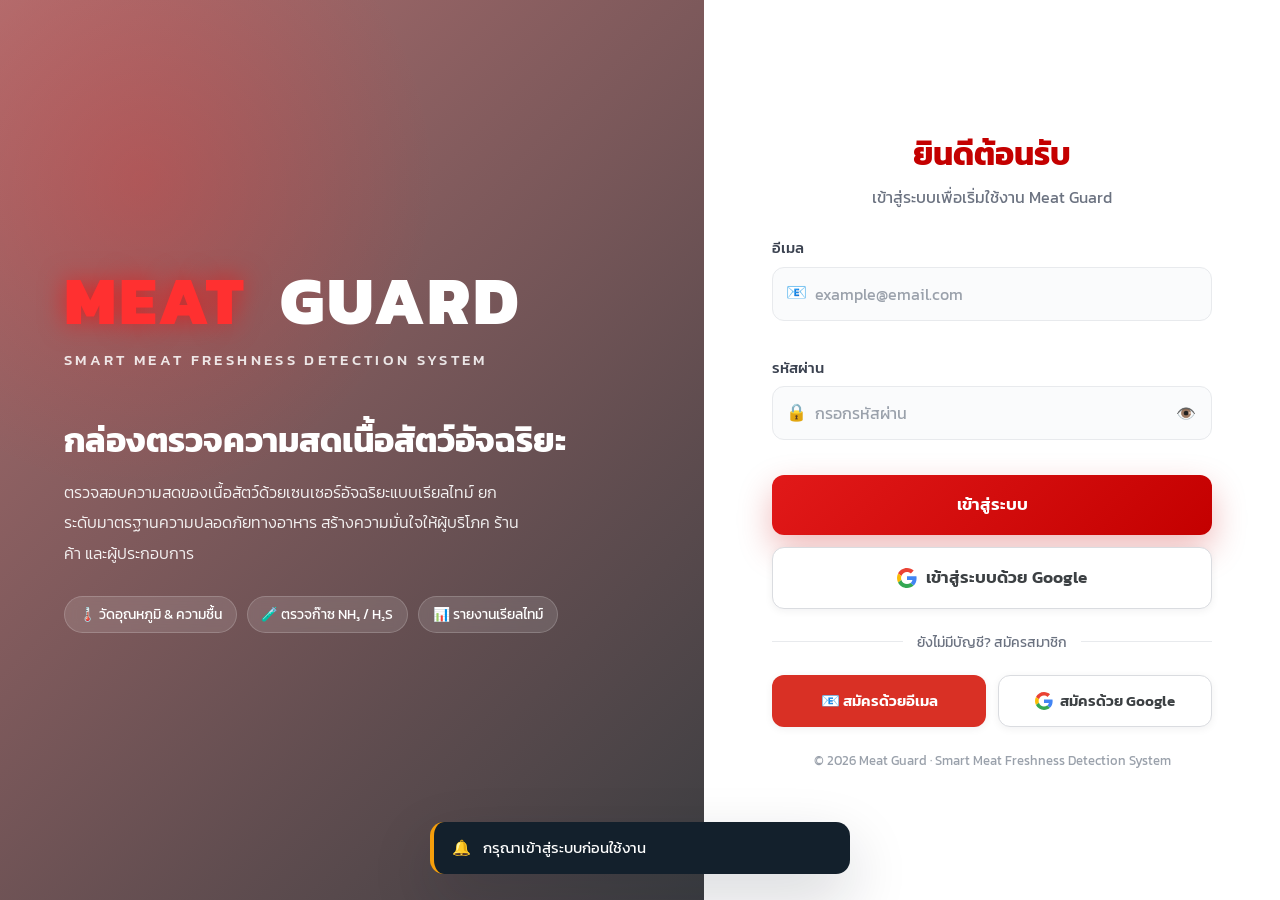
<file: recommend.html>
<!DOCTYPE html>
<html lang="th">
<head>
<meta charset="UTF-8">
<meta name="viewport" content="width=device-width, initial-scale=1.0, viewport-fit=cover">
<meta name="theme-color" content="#c40000">
<title>คำแนะนำการบริโภค | MEAT GUARD</title>
<link href="https://fonts.googleapis.com/css2?family=Kanit:wght@300;400;500;600;700;800&display=swap" rel="stylesheet">
<link rel="stylesheet" href="assets/css/app.css">
<style>
body.rec{--photo:url('https://images.unsplash.com/photo-1607623814075-e51df1bdc82f?auto=format&fit=crop&w=1600&q=80');}
.rec-grid{max-width:1080px;margin:auto;display:grid;grid-template-columns:1fr;gap:18px;
  padding:0 clamp(16px,4vw,28px) clamp(40px,8vw,72px);}
.r-card{background:var(--surface);border-radius:var(--radius-lg);padding:clamp(20px,4vw,30px);
  box-shadow:var(--shadow-lg);border-left:8px solid var(--c,#999);transition:transform .25s var(--ease);}
.r-card:hover{transform:translateY(-4px);}
.r-card.green{--c:#16a34a;} .r-card.yellow{--c:#f59e0b;} .r-card.red{--c:#dc2626;}
.r-card.match{box-shadow:0 0 0 3px var(--c),var(--shadow-lg);}
.r-head{display:flex;align-items:center;gap:12px;flex-wrap:wrap;margin-bottom:6px;}
.r-head h2{font-size:clamp(1.3rem,4vw,1.7rem);}
.match-tag{margin-left:auto;font-size:.8rem;font-weight:700;padding:.4em .9em;border-radius:99px;
  background:var(--c);color:#fff;display:none;}
.r-card.match .match-tag{display:inline-block;}
.r-meta{display:flex;flex-wrap:wrap;gap:10px;margin:12px 0;}
.chip{display:inline-flex;align-items:center;gap:.4em;padding:.45em .9em;border-radius:10px;
  background:var(--surface-2);border:1px solid var(--line);font-size:.9rem;color:var(--ink-soft);font-weight:500;}
.r-section{margin-top:14px;}
.r-section h4{font-size:.95rem;color:var(--primary-700);margin-bottom:7px;font-weight:700;}
.menu-tags{display:flex;flex-wrap:wrap;gap:8px;}
.menu-tags span{padding:.45em .85em;border-radius:99px;background:var(--primary-050);color:var(--primary-700);
  font-size:.9rem;font-weight:500;}
.r-card .btn{margin-top:16px;}

/* modal */
.modal{position:fixed;inset:0;z-index:60;display:none;align-items:center;justify-content:center;padding:20px;
  background:rgba(8,10,14,.7);backdrop-filter:blur(4px);}
.modal.open{display:flex;animation:fade .25s var(--ease);}
@keyframes fade{from{opacity:0;}}
.modal-box{background:#fff;border-radius:var(--radius-lg);padding:28px;width:100%;max-width:380px;text-align:center;
  box-shadow:var(--shadow-lg);animation:pop .3s var(--ease);}
@keyframes pop{from{transform:scale(.92);opacity:0;}}
.modal-box h2{margin-bottom:16px;font-size:1.4rem;}
.food-btn{display:flex;align-items:center;justify-content:center;gap:.5em;width:100%;padding:13px;margin:9px 0;
  border-radius:12px;background:var(--primary-600);color:#fff;font-weight:600;transition:.2s;}
.food-btn:hover{background:var(--primary-700);transform:translateY(-2px);}
.food-btn.close{background:#64748b;}
.food-btn.close:hover{background:#475569;}
</style>
</head>
<body class="rec photo-bg" data-loader-text="กำลังโหลดคำแนะนำ…">

<a href="category.html" class="back-chip">← หมวดหมู่</a>

<div class="page-head reveal" data-d="1">
  <h1>🍽️ คำแนะนำการบริโภค</h1>
  <p>คำแนะนำจากผลตรวจความสดของเนื้อสัตว์</p>
</div>

<div class="rec-grid">

  <article class="r-card green reveal" data-d="2" data-key="ok">
    <div class="r-head">
      <h2>🟢 สดมาก (FRESH)</h2>
      <span class="match-tag">ผลตรวจล่าสุด</span>
    </div>
    <div class="r-meta">
      <span class="chip">NH₃ &lt; 10 ppm</span><span class="chip">H₂S &lt; 1 ppm</span>
    </div>
    <div class="r-section"><h4>❄️ การเก็บรักษา</h4>
      <p>แช่เย็น 0–4°C เก็บได้ประมาณ <b>2–3 วัน</b></p></div>
    <div class="r-section"><h4>🍳 เมนูแนะนำ</h4>
      <div class="menu-tags"><span>🥩 กะเพราเนื้อ</span><span>🥩 ผัดน้ำมันหอย</span><span>🍳 ไข่เจียวเนื้อสับ</span><span>🍛 ข้าวผัดเนื้อ</span></div></div>
    <button class="btn btn-primary openFood">▶ ดูคลิปทำอาหาร</button>
  </article>

  <article class="r-card yellow reveal" data-d="3" data-key="warn">
    <div class="r-head">
      <h2>🟡 ควรรีบใช้ (WARNING)</h2>
      <span class="match-tag">ผลตรวจล่าสุด</span>
    </div>
    <div class="r-meta">
      <span class="chip">NH₃ 10–25 ppm</span><span class="chip">H₂S 1–5 ppm</span>
    </div>
    <div class="r-section"><h4>⏱️ การเก็บรักษา</h4>
      <p>ควรปรุงอาหารภายใน <b>24 ชั่วโมง</b></p></div>
    <div class="r-section"><h4>🔥 เมนูแนะนำ</h4>
      <div class="menu-tags"><span>🔥 เนื้อย่าง</span><span>🍜 ก๋วยเตี๋ยวเนื้อ</span><span>🍚 ข้าวผัดเนื้อ</span><span>🌶 ผัดพริกแกงเนื้อ</span></div></div>
    <button class="btn btn-primary openFood">▶ ดูคลิปทำอาหาร</button>
  </article>

  <article class="r-card red reveal" data-d="4" data-key="bad">
    <div class="r-head">
      <h2>🔴 ไม่ควรบริโภค (SPOILED)</h2>
      <span class="match-tag">ผลตรวจล่าสุด</span>
    </div>
    <div class="r-meta">
      <span class="chip">NH₃ &gt; 25 ppm</span><span class="chip">H₂S &gt; 5 ppm</span>
    </div>
    <div class="r-section"><h4>⚠️ คำแนะนำ</h4>
      <p>ไม่แนะนำให้นำไปประกอบอาหาร ควรคัดแยกและทิ้งเพื่อความปลอดภัย</p></div>
  </article>

</div>

<!-- modal -->
<div class="modal" id="foodModal">
  <div class="modal-box">
    <h2>เลือกชนิดเนื้อสัตว์</h2>
    <a class="food-btn" target="_blank" rel="noopener" href="https://www.youtube.com/results?search_query=เมนูเนื้อวัวทำง่าย">🥩 เนื้อวัว</a>
    <a class="food-btn" target="_blank" rel="noopener" href="https://www.youtube.com/results?search_query=เมนูหมูทำง่าย">🐷 เนื้อหมู</a>
    <a class="food-btn" target="_blank" rel="noopener" href="https://www.youtube.com/results?search_query=เมนูไก่ทำง่าย">🍗 เนื้อไก่</a>
    <a class="food-btn" target="_blank" rel="noopener" href="https://www.youtube.com/results?search_query=เมนูปลาทำง่าย">🐟 ปลา</a>
    <button class="food-btn close" id="closeFood">ปิด</button>
  </div>
</div>

<script src="assets/js/app.js"></script>
<script>
const MG = window.MeatGuard;
MG.guard();

// highlight the card matching the last test verdict
const last = localStorage.getItem("mg_lastVerdict");
if (last) {
  const card = document.querySelector('.r-card[data-key="' + last + '"]');
  if (card) { card.classList.add("match"); setTimeout(() => card.scrollIntoView({ behavior: "smooth", block: "nearest" }), 800); }
}

const modal = document.getElementById("foodModal");
document.querySelectorAll(".openFood").forEach((b) => b.addEventListener("click", () => modal.classList.add("open")));
document.getElementById("closeFood").addEventListener("click", () => modal.classList.remove("open"));
modal.addEventListener("click", (e) => { if (e.target === modal) modal.classList.remove("open"); });
document.addEventListener("keydown", (e) => { if (e.key === "Escape") modal.classList.remove("open"); });

document.querySelector(".back-chip").addEventListener("click", (e) => { e.preventDefault(); MG.go("category.html"); });
</script>
</body>
</html>
</file>
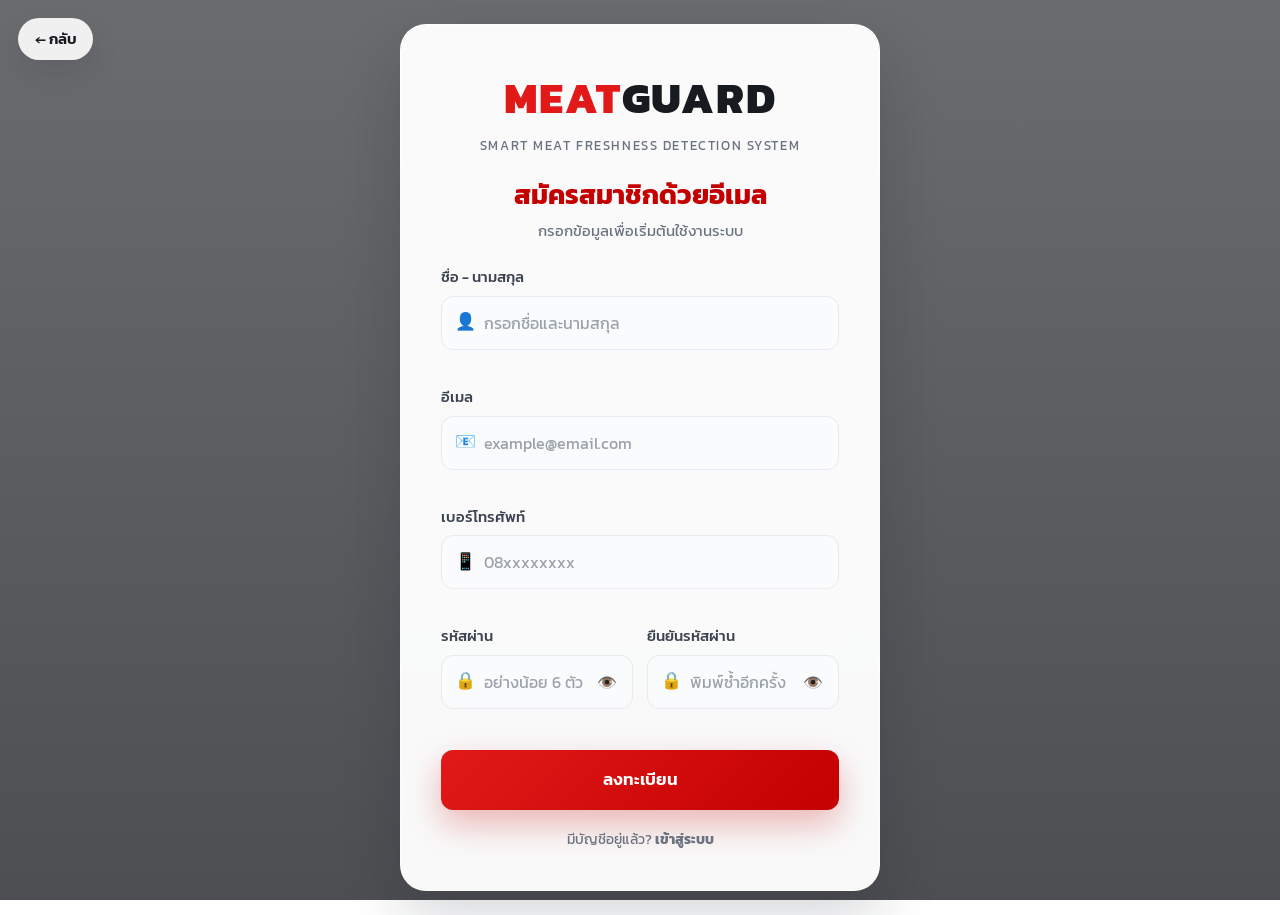
<file: register-email.html>
<!DOCTYPE html>
<html lang="th">
<head>
<meta charset="UTF-8">
<meta name="viewport" content="width=device-width, initial-scale=1.0, viewport-fit=cover">
<meta name="theme-color" content="#c40000">
<title>สมัครสมาชิกด้วยอีเมล | MEAT GUARD</title>

<link rel="preconnect" href="https://fonts.googleapis.com">
<link href="https://fonts.googleapis.com/css2?family=Kanit:wght@300;400;500;600;700;800&display=swap" rel="stylesheet">
<link rel="stylesheet" href="assets/css/app.css">

<style>
body.reg{display:flex;align-items:center;justify-content:center;padding:24px 16px;
  background:linear-gradient(rgba(8,10,14,.6),rgba(8,10,14,.72)),
    url('https://images.unsplash.com/photo-1544025162-d76694265947?auto=format&fit=crop&w=1600&q=80');
  background-size:cover;background-position:center;background-attachment:fixed;}
@media(max-width:768px){body.reg{background-attachment:scroll;}}
.reg-wrap{width:100%;max-width:480px;}
.reg-card{padding:clamp(26px,5vw,40px);border-radius:var(--radius-lg);}
.logo{text-align:center;margin-bottom:18px;}
.logo .word{font-size:clamp(2rem,7vw,2.7rem);font-weight:800;letter-spacing:.04em;}
.logo .word .meat{color:var(--primary);}
.logo p{color:var(--muted);margin-top:4px;font-size:.82rem;letter-spacing:.12em;}
.title{text-align:center;margin-bottom:22px;}
.title h2{color:var(--primary-600);font-size:clamp(1.3rem,4vw,1.7rem);}
.title p{color:var(--muted);font-size:.92rem;margin-top:4px;}
.row2{display:grid;grid-template-columns:1fr 1fr;gap:14px;}
@media(max-width:480px){.row2{grid-template-columns:1fr;gap:0;}}
.back-link{display:block;text-align:center;margin-top:18px;color:var(--muted);font-size:.9rem;}
.back-link:hover{color:var(--primary);}
</style>
</head>
<body class="reg" data-loader-text="กำลังเปิดหน้าสมัครสมาชิก…">

<a href="index.html" class="back-chip">← กลับ</a>

<div class="reg-wrap reveal" data-d="1">
  <div class="card glass reg-card">

    <div class="logo">
      <div class="word"><span class="meat">MEAT</span><span class="guard">GUARD</span></div>
      <p>SMART MEAT FRESHNESS DETECTION SYSTEM</p>
    </div>

    <div class="title">
      <h2>สมัครสมาชิกด้วยอีเมล</h2>
      <p>กรอกข้อมูลเพื่อเริ่มต้นใช้งานระบบ</p>
    </div>

    <form id="regForm" novalidate>
      <div class="field">
        <label for="name">ชื่อ - นามสกุล</label>
        <div class="control"><span class="ic">👤</span>
          <input class="input" id="name" type="text" placeholder="กรอกชื่อและนามสกุล" required></div>
        <span class="field-error"></span>
      </div>

      <div class="field">
        <label for="email">อีเมล</label>
        <div class="control"><span class="ic">📧</span>
          <input class="input" id="email" type="email" placeholder="example@email.com" required></div>
        <span class="field-error"></span>
      </div>

      <div class="field">
        <label for="phone">เบอร์โทรศัพท์</label>
        <div class="control"><span class="ic">📱</span>
          <input class="input" id="phone" type="tel" inputmode="numeric" placeholder="08xxxxxxxx" required></div>
        <span class="field-error"></span>
      </div>

      <div class="row2">
        <div class="field">
          <label for="pass">รหัสผ่าน</label>
          <div class="control"><span class="ic">🔒</span>
            <input class="input" id="pass" type="password" placeholder="อย่างน้อย 6 ตัว" required>
            <button type="button" class="toggle-pass" data-toggle-pass="pass">👁️</button></div>
          <span class="field-error"></span>
        </div>
        <div class="field">
          <label for="pass2">ยืนยันรหัสผ่าน</label>
          <div class="control"><span class="ic">🔒</span>
            <input class="input" id="pass2" type="password" placeholder="พิมพ์ซ้ำอีกครั้ง" required>
            <button type="button" class="toggle-pass" data-toggle-pass="pass2">👁️</button></div>
          <span class="field-error"></span>
        </div>
      </div>

      <button type="submit" class="btn btn-primary btn-block btn-lg" style="margin-top:6px;">ลงทะเบียน</button>
    </form>

    <a href="index.html" class="back-link">มีบัญชีอยู่แล้ว? <b>เข้าสู่ระบบ</b></a>
  </div>
</div>

<script src="assets/js/app.js"></script>
<script>
const MG = window.MeatGuard;
const $ = (id) => document.getElementById(id);

$("regForm").addEventListener("submit", (e) => {
  e.preventDefault();
  const name = $("name"), email = $("email"), phone = $("phone"), p1 = $("pass"), p2 = $("pass2");
  let ok = true;

  if (name.value.trim().length < 2) { MG.setError(name, "กรุณากรอกชื่อ-นามสกุล"); ok = false; } else MG.setError(name, "");
  if (!MG.isEmail(email.value)) { MG.setError(email, "อีเมลไม่ถูกต้อง"); ok = false; } else MG.setError(email, "");
  if (!MG.isPhone(phone.value)) { MG.setError(phone, "เบอร์โทรไม่ถูกต้อง (ขึ้นต้น 0 และ 9-10 หลัก)"); ok = false; } else MG.setError(phone, "");
  if (p1.value.length < 6) { MG.setError(p1, "รหัสผ่านอย่างน้อย 6 ตัวอักษร"); ok = false; } else MG.setError(p1, "");
  if (p2.value !== p1.value || !p2.value) { MG.setError(p2, "รหัสผ่านไม่ตรงกัน"); ok = false; } else MG.setError(p2, "");

  if (!ok) { MG.toast("กรุณาตรวจสอบข้อมูลอีกครั้ง", "err"); return; }

  MG.Auth.set({ name: name.value.trim(), email: email.value.trim(), phone: phone.value.trim(), method: "email", at: Date.now() });
  MG.toast("ลงทะเบียนสำเร็จ", "ok");
  MG.go("category.html", "กำลังนำท่านเข้าสู่ระบบ…");
});
</script>
</body>
</html>
</file>
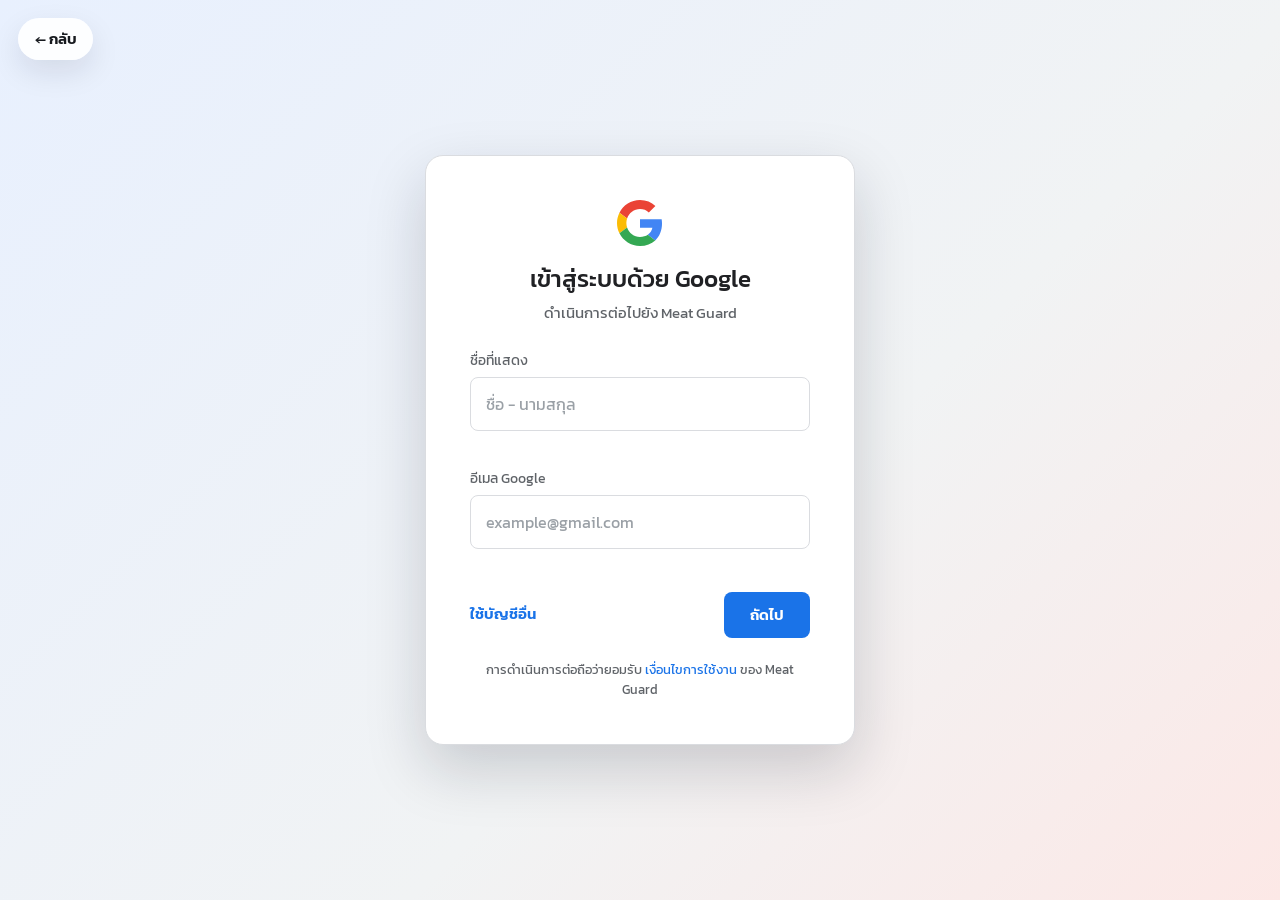
<file: register-google.html>
<!DOCTYPE html>
<html lang="th">
<head>
<meta charset="UTF-8">
<meta name="viewport" content="width=device-width, initial-scale=1.0, viewport-fit=cover">
<meta name="theme-color" content="#ffffff">
<title>ดำเนินการต่อด้วย Google | MEAT GUARD</title>
<link href="https://fonts.googleapis.com/css2?family=Kanit:wght@300;400;500;600;700;800&display=swap" rel="stylesheet">
<link rel="stylesheet" href="assets/css/app.css">
<style>
body.gg{display:flex;align-items:center;justify-content:center;padding:24px 16px;
  background:linear-gradient(135deg,#e8f0fe,#f1f3f4 60%,#fce8e6);}
.gg-wrap{width:100%;max-width:430px;}
.gg-card{background:#fff;border:1px solid #dadce0;border-radius:18px;padding:clamp(28px,6vw,44px);
  box-shadow:var(--shadow-lg);}
.gg-logo{display:flex;justify-content:center;margin-bottom:14px;}
.gg-logo svg{width:46px;height:46px;}
.gg-card h1{text-align:center;font-size:1.5rem;font-weight:500;color:#202124;margin-bottom:4px;}
.gg-card .sub{text-align:center;color:#5f6368;font-size:.95rem;margin-bottom:26px;}
.gg-field{margin-bottom:18px;}
.gg-field label{display:block;font-size:.85rem;color:#5f6368;margin-bottom:6px;}
.gg-input{width:100%;padding:14px 15px;border:1px solid #dadce0;border-radius:8px;font-size:1rem;
  color:#202124;background:#fff;color-scheme:light;transition:.2s;}
.gg-input::placeholder{color:#9aa0a6;}
.gg-input:focus{outline:none;border-color:#1a73e8;box-shadow:0 0 0 3px rgba(26,115,232,.18);}
.gg-input.bad{border-color:#d93025;box-shadow:0 0 0 3px rgba(217,48,37,.15);}
.gg-err{display:block;font-size:.8rem;color:#d93025;margin-top:6px;min-height:1em;}
.gg-actions{display:flex;align-items:center;justify-content:space-between;gap:12px;margin-top:24px;}
.gg-link{color:#1a73e8;font-weight:600;font-size:.92rem;}
.gg-link:hover{text-decoration:underline;}
.gg-next{background:#1a73e8;color:#fff;padding:11px 26px;border-radius:8px;font-weight:600;font-size:.95rem;
  transition:.2s;}
.gg-next:hover{background:#1765cc;box-shadow:0 4px 12px rgba(26,115,232,.35);}
.gg-foot{text-align:center;margin-top:22px;color:#5f6368;font-size:.82rem;}
.gg-foot a{color:#1a73e8;}
.gchip{display:flex;align-items:center;gap:10px;padding:12px 14px;border:1px solid #dadce0;border-radius:10px;
  margin-bottom:10px;cursor:pointer;transition:.2s;}
.gchip:hover{background:#f8f9fe;border-color:#c6d4f2;}
.gchip .av{width:34px;height:34px;border-radius:50%;background:#1a73e8;color:#fff;display:grid;place-items:center;font-weight:600;}
.gchip .meta b{display:block;color:#202124;font-size:.95rem;font-weight:500;}
.gchip .meta span{color:#5f6368;font-size:.82rem;}
</style>
</head>
<body class="gg" data-loader-text="กำลังเชื่อมต่อ Google…">

<a href="index.html" class="back-chip">← กลับ</a>

<div class="gg-wrap reveal" data-d="1">
  <div class="gg-card">
    <div class="gg-logo">
      <svg viewBox="0 0 48 48" aria-hidden="true">
        <path fill="#EA4335" d="M24 9.5c3.54 0 6.71 1.22 9.21 3.6l6.85-6.85C35.9 2.38 30.47 0 24 0 14.62 0 6.51 5.38 2.56 13.22l7.98 6.19C12.43 13.72 17.74 9.5 24 9.5z"/>
        <path fill="#4285F4" d="M46.98 24.55c0-1.57-.15-3.09-.38-4.55H24v9.02h12.94c-.58 2.96-2.26 5.48-4.78 7.18l7.73 6c4.51-4.18 7.09-10.36 7.09-17.65z"/>
        <path fill="#FBBC05" d="M10.53 28.59c-.48-1.45-.76-2.99-.76-4.59s.27-3.14.76-4.59l-7.98-6.19C.92 16.46 0 20.12 0 24c0 3.88.92 7.54 2.56 10.78l7.97-6.19z"/>
        <path fill="#34A853" d="M24 48c6.48 0 11.93-2.13 15.89-5.81l-7.73-6c-2.15 1.45-4.92 2.3-8.16 2.3-6.26 0-11.57-4.22-13.47-9.91l-7.98 6.19C6.51 42.62 14.62 48 24 48z"/>
      </svg>
    </div>
    <h1>เข้าสู่ระบบด้วย Google</h1>
    <div class="sub">ดำเนินการต่อไปยัง Meat Guard</div>

    <form id="ggForm" novalidate>
      <div class="gg-field">
        <label for="gname">ชื่อที่แสดง</label>
        <input class="gg-input" id="gname" type="text" placeholder="ชื่อ - นามสกุล" required>
        <span class="gg-err" data-for="gname"></span>
      </div>
      <div class="gg-field">
        <label for="gemail">อีเมล Google</label>
        <input class="gg-input" id="gemail" type="email" placeholder="example@gmail.com" required>
        <span class="gg-err" data-for="gemail"></span>
      </div>

      <div class="gg-actions">
        <a href="index.html" class="gg-link">ใช้บัญชีอื่น</a>
        <button type="submit" class="gg-next">ถัดไป</button>
      </div>
    </form>

    <div class="gg-foot">
      การดำเนินการต่อถือว่ายอมรับ <a href="#">เงื่อนไขการใช้งาน</a> ของ Meat Guard
    </div>
  </div>
</div>

<script src="assets/js/app.js"></script>
<script>
const MG = window.MeatGuard;
const $ = (id) => document.getElementById(id);

function err(input, msg) {
  input.classList.toggle("bad", !!msg);
  const box = document.querySelector('.gg-err[data-for="' + input.id + '"]');
  if (box) box.textContent = msg || "";
}

$("ggForm").addEventListener("submit", (e) => {
  e.preventDefault();
  const n = $("gname"), m = $("gemail");
  let ok = true;
  if (n.value.trim().length < 2) { err(n, "กรุณากรอกชื่อที่แสดง"); ok = false; } else err(n, "");
  if (!MG.isEmail(m.value)) { err(m, "กรุณากรอกอีเมล Google ให้ถูกต้อง"); ok = false; } else err(m, "");
  if (!ok) return;

  MG.Auth.set({ name: n.value.trim(), email: m.value.trim(), method: "google", at: Date.now() });
  MG.toast("เข้าสู่ระบบด้วย Google สำเร็จ", "ok");
  MG.go("category.html", "กำลังนำท่านเข้าสู่ระบบ…");
});
</script>
</body>
</html>
</file>
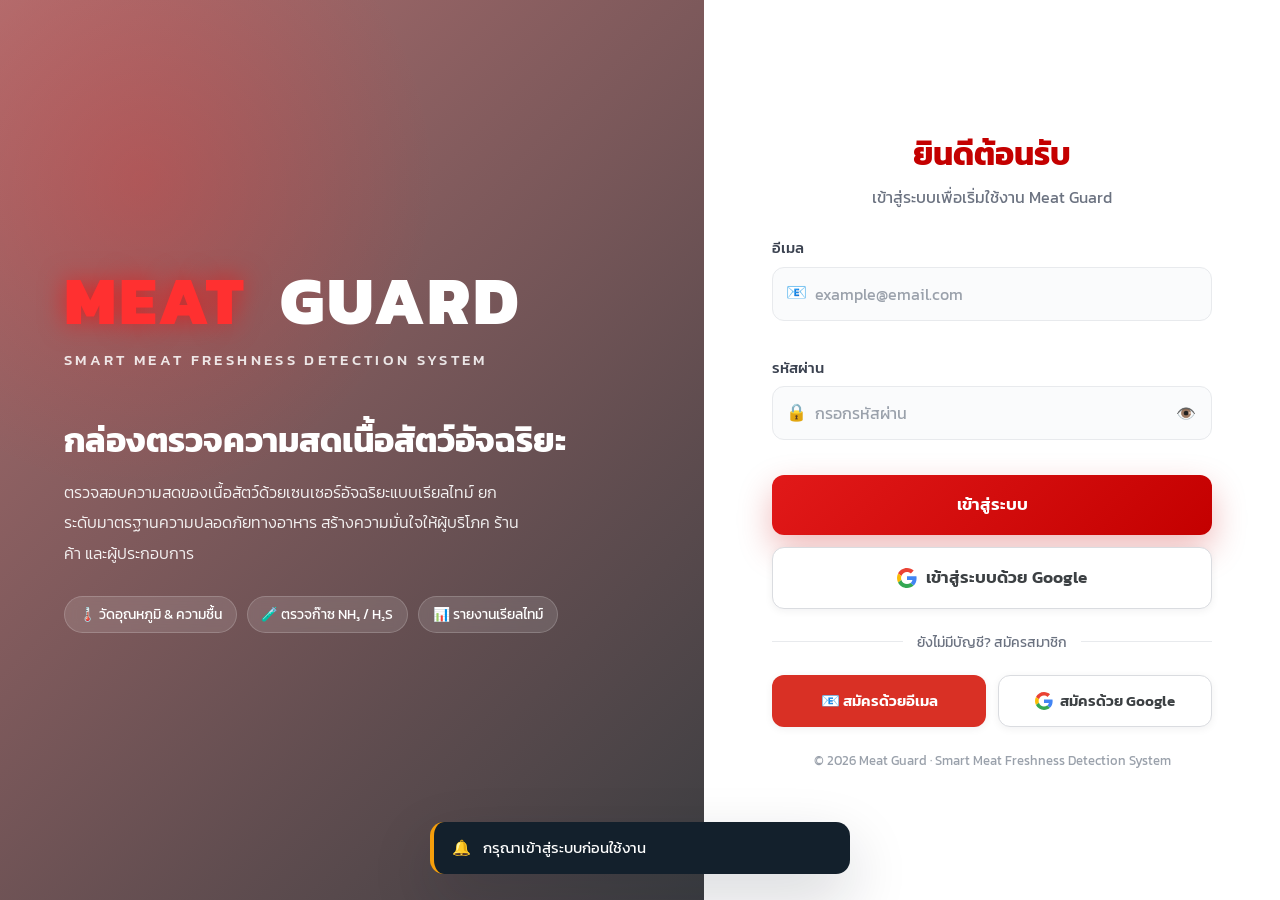
<file: storage.html>
<!DOCTYPE html>
<html lang="th">
<head>
<meta charset="UTF-8">
<meta name="viewport" content="width=device-width, initial-scale=1.0, viewport-fit=cover">
<meta name="theme-color" content="#c40000">
<title>การเก็บรักษาเนื้อสัตว์ | MEAT GUARD</title>
<link href="https://fonts.googleapis.com/css2?family=Kanit:wght@300;400;500;600;700;800&display=swap" rel="stylesheet">
<link rel="stylesheet" href="assets/css/app.css">
<style>
body.kb{--photo:url('https://images.unsplash.com/photo-1544025162-d76694265947?auto=format&fit=crop&w=1600&q=80');}
.kb-grid{max-width:1200px;margin:auto;display:grid;grid-template-columns:repeat(3,1fr);gap:22px;
  padding:0 clamp(16px,4vw,28px) clamp(40px,8vw,80px);}
@media(max-width:980px){.kb-grid{grid-template-columns:1fr;max-width:620px;}}
.kb-card{background:rgba(255,255,255,.98);border-radius:var(--radius-lg);padding:clamp(22px,3vw,30px);
  box-shadow:var(--shadow-lg);display:flex;flex-direction:column;transition:transform .25s var(--ease);}
.kb-card:hover{transform:translateY(-6px);}
.kb-card .top{text-align:center;margin-bottom:8px;}
.kb-card .top .ic{font-size:2.6rem;}
.kb-card .top h2{font-size:clamp(1.25rem,2.5vw,1.5rem);margin-top:8px;}
.kb-sec{margin-top:16px;}
.kb-sec h4{color:var(--primary-600);font-size:1.02rem;font-weight:700;margin-bottom:10px;
  padding-bottom:6px;border-bottom:2px solid var(--primary-100);}
.kb-sec ul{list-style:none;display:flex;flex-direction:column;gap:9px;}
.kb-sec li{display:flex;gap:10px;color:var(--ink-soft);font-size:.98rem;line-height:1.5;}
.kb-sec li .e{flex:0 0 auto;}
.ref{margin-top:auto;padding-top:16px;font-size:.8rem;color:var(--muted);font-style:italic;}
</style>
</head>
<body class="kb photo-bg" data-loader-text="กำลังโหลดความรู้…">

<a href="category.html" class="back-chip">← หมวดหมู่</a>

<div class="page-head reveal" data-d="1">
  <h1>❄️ การเก็บรักษาเนื้อสัตว์</h1>
  <p>แนวทางการเก็บรักษาเพื่อความสดและปลอดภัย</p>
</div>

<div class="kb-grid">

  <article class="kb-card reveal" data-d="2">
    <div class="top"><div class="ic">🧊</div><h2>การเก็บในตู้เย็น</h2></div>
    <div class="kb-sec"><h4>อุณหภูมิที่เหมาะสม</h4><ul>
      <li><span class="e">🌡️</span>ควรเก็บที่ 0–4 องศาเซลเซียส</li>
      <li><span class="e">🦠</span>ช่วยชะลอการเจริญเติบโตของจุลินทรีย์</li>
      <li><span class="e">📦</span>เก็บในภาชนะที่ปิดสนิท</li>
      <li><span class="e">🥗</span>แยกจากอาหารพร้อมรับประทาน</li>
    </ul></div>
    <div class="kb-sec"><h4>ระยะเวลาการเก็บ</h4><ul>
      <li><span class="e">🐷</span>เนื้อหมู : 2–3 วัน</li>
      <li><span class="e">🐮</span>เนื้อวัว : 3–5 วัน</li>
      <li><span class="e">🐔</span>เนื้อไก่ : 1–2 วัน</li>
    </ul></div>
    <div class="kb-sec"><h4>ข้อควรระวัง</h4><ul>
      <li><span class="e">⚠️</span>ไม่ควรวางไว้นอกตู้เย็นเป็นเวลานาน</li>
      <li><span class="e">🚪</span>หลีกเลี่ยงการเปิด-ปิดตู้เย็นบ่อยเกินไป</li>
    </ul></div>
    <div class="ref">อ้างอิงโดย สำนักงานคณะกรรมการอาหารและยา (อย.)</div>
  </article>

  <article class="kb-card reveal" data-d="3">
    <div class="top"><div class="ic">❄️</div><h2>การแช่แข็ง</h2></div>
    <div class="kb-sec"><h4>ประโยชน์</h4><ul>
      <li><span class="e">📅</span>ช่วยยืดอายุการเก็บรักษา</li>
      <li><span class="e">🛡️</span>ลดการเสื่อมสภาพของเนื้อสัตว์</li>
    </ul></div>
    <div class="kb-sec"><h4>วิธีการเก็บ</h4><ul>
      <li><span class="e">🔪</span>แบ่งเนื้อสัตว์เป็นส่วนก่อนแช่แข็ง</li>
      <li><span class="e">📦</span>ใช้ถุงหรือภาชนะสำหรับแช่แข็ง</li>
      <li><span class="e">💨</span>ไล่อากาศออกจากบรรจุภัณฑ์ให้มากที่สุด</li>
    </ul></div>
    <div class="kb-sec"><h4>ข้อควรระวัง</h4><ul>
      <li><span class="e">🚫</span>ไม่ควรแช่แข็งซ้ำหลังละลายแล้ว</li>
      <li><span class="e">📝</span>ควรติดฉลากวันที่เก็บรักษา</li>
    </ul></div>
    <div class="ref">อ้างอิงโดย สำนักงานคณะกรรมการอาหารและยา (อย.)</div>
  </article>

  <article class="kb-card reveal" data-d="4">
    <div class="top"><div class="ic">⚠️</div><h2>สังเกตก่อนบริโภค</h2></div>
    <div class="kb-sec"><h4>สิ่งที่ควรตรวจสอบ</h4><ul>
      <li><span class="e">🎨</span>สีของเนื้อสัตว์</li>
      <li><span class="e">👃</span>กลิ่นผิดปกติ</li>
      <li><span class="e">🖐️</span>พื้นผิวที่ลื่นหรือเหนียว</li>
    </ul></div>
    <div class="kb-sec"><h4>สัญญาณการเสื่อมสภาพ</h4><ul>
      <li><span class="e">❌</span>มีกลิ่นเหม็นผิดปกติ</li>
      <li><span class="e">❌</span>สีคล้ำหรือเปลี่ยนสีมาก</li>
      <li><span class="e">❌</span>มีเมือกบนพื้นผิว</li>
    </ul></div>
    <div class="kb-sec"><h4>คำแนะนำ</h4><ul>
      <li><span class="e">🚫</span>หากพบความผิดปกติ ไม่ควรนำมาบริโภค</li>
      <li><span class="e">✅</span>ใช้ผลตรวจจากระบบร่วมกับการสังเกตด้วยตนเอง</li>
    </ul></div>
    <div class="ref">อ้างอิงโดย สำนักงานคณะกรรมการอาหารและยา (อย.)</div>
  </article>

</div>

<a href="category.html" class="fab-back" id="fab">←</a>

<script src="assets/js/app.js"></script>
<script>
const MG=window.MeatGuard;MG.guard();
document.getElementById("fab").addEventListener("click",(e)=>{e.preventDefault();MG.go("category.html");});
document.querySelector(".back-chip").addEventListener("click",(e)=>{e.preventDefault();MG.go("category.html");});
</script>
</body>
</html>
</file>
<file: assets/css/app.css>
/* =========================================================
   MEAT GUARD — Shared Design System
   Smart Meat Freshness Detection System
   Works on desktop + mobile portrait. Mobile-first, fluid.
   ========================================================= */

/* ---------- Design tokens ---------- */
:root{
  --primary:#e11919;
  --primary-600:#c40000;
  --primary-700:#9b0000;
  --primary-050:#fff1f1;
  --primary-100:#ffe0e0;

  --ink:#171a1f;
  --ink-soft:#3b4250;
  --muted:#6b7280;
  --line:#e8eaed;

  --bg:#f4f5f7;
  --surface:#ffffff;
  --surface-2:#fafbfc;

  --success:#16a34a;
  --success-bg:#e9f9ef;
  --warning:#f59e0b;
  --warning-bg:#fff6e6;
  --danger:#dc2626;
  --danger-bg:#fdecec;

  --radius-sm:12px;
  --radius:18px;
  --radius-lg:26px;
  --radius-xl:32px;

  --shadow-sm:0 2px 8px rgba(17,24,39,.06);
  --shadow:0 12px 30px rgba(17,24,39,.10);
  --shadow-lg:0 24px 60px rgba(17,24,39,.18);
  --shadow-primary:0 14px 34px rgba(196,0,0,.28);

  --ring:0 0 0 4px rgba(225,25,25,.16);

  --maxw:1180px;
  --ease:cubic-bezier(.22,.61,.36,1);
}

/* ---------- Reset ---------- */
*{margin:0;padding:0;box-sizing:border-box;font-family:'Kanit',system-ui,-apple-system,sans-serif;}
html{scroll-behavior:smooth;-webkit-text-size-adjust:100%;}
body{min-height:100vh;min-height:100dvh;background:var(--bg);color:var(--ink);line-height:1.55;
  -webkit-font-smoothing:antialiased;text-rendering:optimizeLegibility;}
a{color:inherit;text-decoration:none;}
img{max-width:100%;display:block;}
button{font:inherit;cursor:pointer;border:none;background:none;}
::selection{background:rgba(225,25,25,.18);}
:focus-visible{outline:none;box-shadow:var(--ring);border-radius:6px;}

/* nicer scrollbars */
*{scrollbar-width:thin;scrollbar-color:#cfd3d9 transparent;}
*::-webkit-scrollbar{width:10px;height:10px;}
*::-webkit-scrollbar-thumb{background:#cfd3d9;border-radius:99px;border:2px solid transparent;background-clip:content-box;}

/* ---------- Layout helpers ---------- */
.container{width:100%;max-width:var(--maxw);margin-inline:auto;padding-inline:clamp(16px,4vw,32px);}
.section{padding-block:clamp(28px,5vw,56px);}
.center{display:flex;align-items:center;justify-content:center;}
.stack{display:flex;flex-direction:column;}
.hidden{display:none !important;}

/* ---------- Brand wordmark ---------- */
.brand-word{font-weight:800;letter-spacing:.04em;line-height:1;}
.brand-word .meat{color:var(--primary);}
.brand-word .guard{color:var(--ink);}
.on-photo .brand-word .guard{color:#fff;}
.on-photo .brand-word .meat{color:#ff2b2b;text-shadow:0 0 22px rgba(255,0,0,.55);}

/* ---------- Buttons ---------- */
.btn{display:inline-flex;align-items:center;justify-content:center;gap:.55em;
  padding:.85em 1.5em;border-radius:var(--radius-sm);font-weight:600;font-size:1rem;
  transition:transform .18s var(--ease),box-shadow .25s var(--ease),background .25s,color .25s;
  user-select:none;white-space:nowrap;}
.btn:active{transform:translateY(1px) scale(.99);}
.btn-block{width:100%;}
.btn-lg{padding:1em 1.7em;font-size:1.05rem;}
.btn-primary{background:linear-gradient(135deg,var(--primary),var(--primary-600));color:#fff;box-shadow:var(--shadow-primary);}
.btn-primary:hover{box-shadow:0 18px 40px rgba(196,0,0,.36);transform:translateY(-2px);}
.btn-ghost{background:var(--surface);color:var(--ink);border:1.5px solid var(--line);box-shadow:var(--shadow-sm);}
.btn-ghost:hover{border-color:#d6d9de;transform:translateY(-2px);box-shadow:var(--shadow);}
.btn-dark{background:#13202c;color:#fff;border:1px solid #25384a;}
.btn-dark:hover{background:#1b2c3c;transform:translateY(-2px);}

/* ---------- Form fields ---------- */
.field{margin-bottom:16px;}
.field label{display:block;margin-bottom:7px;font-weight:500;color:var(--ink-soft);font-size:.95rem;}
.control{position:relative;display:flex;align-items:center;}
.control .ic{position:absolute;left:14px;font-size:1.05rem;color:var(--muted);pointer-events:none;line-height:1;}
.input{width:100%;padding:14px 16px;border:1.5px solid var(--line);border-radius:var(--radius-sm);
  font-size:1rem;background:var(--surface-2);color:var(--ink);transition:.22s var(--ease);}
.control .input{padding-left:42px;}
.input::placeholder{color:#9aa1ab;}
.input:focus{outline:none;border-color:var(--primary);background:#fff;box-shadow:var(--ring);}
.input.bad{border-color:var(--danger);box-shadow:0 0 0 4px rgba(220,38,38,.12);}
.hint{font-size:.82rem;color:var(--muted);margin-top:6px;}
.field-error{font-size:.82rem;color:var(--danger);margin-top:6px;min-height:1em;display:block;}

/* password toggle */
.toggle-pass{position:absolute;right:10px;background:none;color:var(--muted);font-size:1rem;
  padding:6px;border-radius:8px;line-height:1;}
.toggle-pass:hover{color:var(--ink);background:var(--line);}

/* ---------- Card ---------- */
.card{background:var(--surface);border:1px solid var(--line);border-radius:var(--radius);box-shadow:var(--shadow-sm);}
.glass{background:rgba(255,255,255,.97);backdrop-filter:blur(14px) saturate(1.1);
  border:1px solid rgba(255,255,255,.6);box-shadow:var(--shadow-lg);}

/* ---------- Divider with label ---------- */
.divider{display:flex;align-items:center;gap:14px;color:var(--muted);font-size:.9rem;margin:22px 0;}
.divider::before,.divider::after{content:"";flex:1;height:1px;background:var(--line);}

/* ---------- Badge / pill ---------- */
.pill{display:inline-flex;align-items:center;gap:.4em;padding:.4em .85em;border-radius:99px;
  font-size:.85rem;font-weight:600;}
.pill-green{background:var(--success-bg);color:var(--success);}
.pill-yellow{background:var(--warning-bg);color:#b45309;}
.pill-red{background:var(--danger-bg);color:var(--danger);}

/* ---------- Floating back button ---------- */
.fab-back{position:fixed;z-index:40;right:max(20px,env(safe-area-inset-right));bottom:max(20px,env(safe-area-inset-bottom));
  width:58px;height:58px;border-radius:50%;display:grid;place-items:center;
  background:linear-gradient(135deg,var(--primary),var(--primary-600));color:#fff;font-size:1.5rem;
  box-shadow:var(--shadow-primary);transition:.25s var(--ease);}
.fab-back:hover{transform:translateY(-3px) scale(1.06);}
.fab-back:active{transform:scale(.96);}

/* top-left back chip (for dark pages) */
.back-chip{position:fixed;z-index:40;top:18px;left:18px;display:inline-flex;align-items:center;gap:.45em;
  padding:.6em 1.1em;border-radius:99px;font-weight:600;font-size:.95rem;
  background:rgba(255,255,255,.9);color:var(--ink);box-shadow:var(--shadow);backdrop-filter:blur(8px);
  transition:.22s var(--ease);}
.back-chip:hover{transform:translateX(-3px);box-shadow:var(--shadow-lg);}
.back-chip.on-dark{background:#13202c;color:#dbe6f0;border:1px solid #26394b;}
.back-chip.on-dark:hover{background:#1c2e3f;}

/* ---------- Photo background scaffold ---------- */
.photo-bg{position:relative;min-height:100vh;min-height:100dvh;
  background:linear-gradient(rgba(8,10,14,.62),rgba(8,10,14,.72)),
    var(--photo,url('https://images.unsplash.com/photo-1544025162-d76694265947?auto=format&fit=crop&w=1920&q=80'));
  background-size:cover;background-position:center;background-attachment:fixed;}
@media(max-width:768px){.photo-bg{background-attachment:scroll;}}

/* page title on photo */
.page-head{text-align:center;color:#fff;padding:clamp(64px,9vw,72px) 16px 10px;}
.page-head h1{font-size:clamp(1.7rem,5vw,2.8rem);font-weight:800;line-height:1.15;
  text-shadow:0 4px 24px rgba(0,0,0,.45);}
.page-head p{margin-top:10px;font-size:clamp(.95rem,2.5vw,1.15rem);opacity:.92;}

/* =========================================================
   SKELETON  (animate-pulse + shimmer)
   ========================================================= */
.skeleton{position:relative;overflow:hidden;background:#e9ebef;border-radius:8px;}
.skeleton.dark{background:#1a2733;}
.skeleton::after{content:"";position:absolute;inset:0;transform:translateX(-100%);
  background:linear-gradient(90deg,transparent,rgba(255,255,255,.65),transparent);
  animation:shimmer 1.4s infinite;}
.skeleton.dark::after{background:linear-gradient(90deg,transparent,rgba(255,255,255,.08),transparent);}
@keyframes shimmer{100%{transform:translateX(100%);}}
.sk-line{height:14px;border-radius:7px;}
.sk-title{height:22px;border-radius:8px;}
.sk-chip{height:30px;width:80px;border-radius:99px;}
.sk-circle{border-radius:50%;}
.sk-block{border-radius:14px;}

/* full-page route loader (branded skeleton overlay) */
#mg-loader{position:fixed;inset:0;z-index:9999;background:var(--bg);
  display:flex;flex-direction:column;align-items:center;justify-content:center;gap:24px;
  transition:opacity .5s var(--ease),visibility .5s;}
#mg-loader.hide{opacity:0;visibility:hidden;}
#mg-loader.theme-dark{background:#070b10;}
.mg-loader-brand{font-size:clamp(1.8rem,6vw,2.6rem);font-weight:800;letter-spacing:.04em;
  display:flex;gap:.3em;align-items:center;}
.mg-loader-brand .meat{color:var(--primary);}
.theme-dark .mg-loader-brand .guard{color:#fff;}
.mg-spinner{width:54px;height:54px;border-radius:50%;border:5px solid rgba(225,25,25,.18);
  border-top-color:var(--primary);animation:spin 1s linear infinite;}
@keyframes spin{to{transform:rotate(360deg);}}
.mg-loader-sub{color:var(--muted);font-size:.95rem;letter-spacing:.02em;}
.theme-dark .mg-loader-sub{color:#7d8da0;}

/* entrance animation for content */
.reveal{opacity:0;transform:translateY(14px);}
.revealed .reveal{opacity:1;transform:none;
  transition:opacity .6s var(--ease),transform .6s var(--ease);}
.revealed .reveal[data-d="1"]{transition-delay:.06s;}
.revealed .reveal[data-d="2"]{transition-delay:.12s;}
.revealed .reveal[data-d="3"]{transition-delay:.18s;}
.revealed .reveal[data-d="4"]{transition-delay:.24s;}
.revealed .reveal[data-d="5"]{transition-delay:.30s;}
.revealed .reveal[data-d="6"]{transition-delay:.36s;}

/* ---------- Toast ---------- */
#mg-toast-wrap{position:fixed;z-index:10000;left:50%;bottom:26px;transform:translateX(-50%);
  display:flex;flex-direction:column;gap:10px;width:min(92vw,420px);pointer-events:none;}
.mg-toast{pointer-events:auto;background:#13202c;color:#fff;padding:14px 18px;border-radius:14px;
  box-shadow:var(--shadow-lg);display:flex;align-items:center;gap:12px;font-size:.95rem;
  animation:toastIn .3s var(--ease);border-left:4px solid var(--primary);}
.mg-toast.ok{border-left-color:var(--success);}
.mg-toast.warn{border-left-color:var(--warning);}
.mg-toast.err{border-left-color:var(--danger);}
@keyframes toastIn{from{opacity:0;transform:translateY(14px);}to{opacity:1;transform:none;}}

/* ---------- Reduced motion ---------- */
@media(prefers-reduced-motion:reduce){
  *{animation-duration:.001ms !important;transition-duration:.001ms !important;}
  html{scroll-behavior:auto;}
}
</file>
